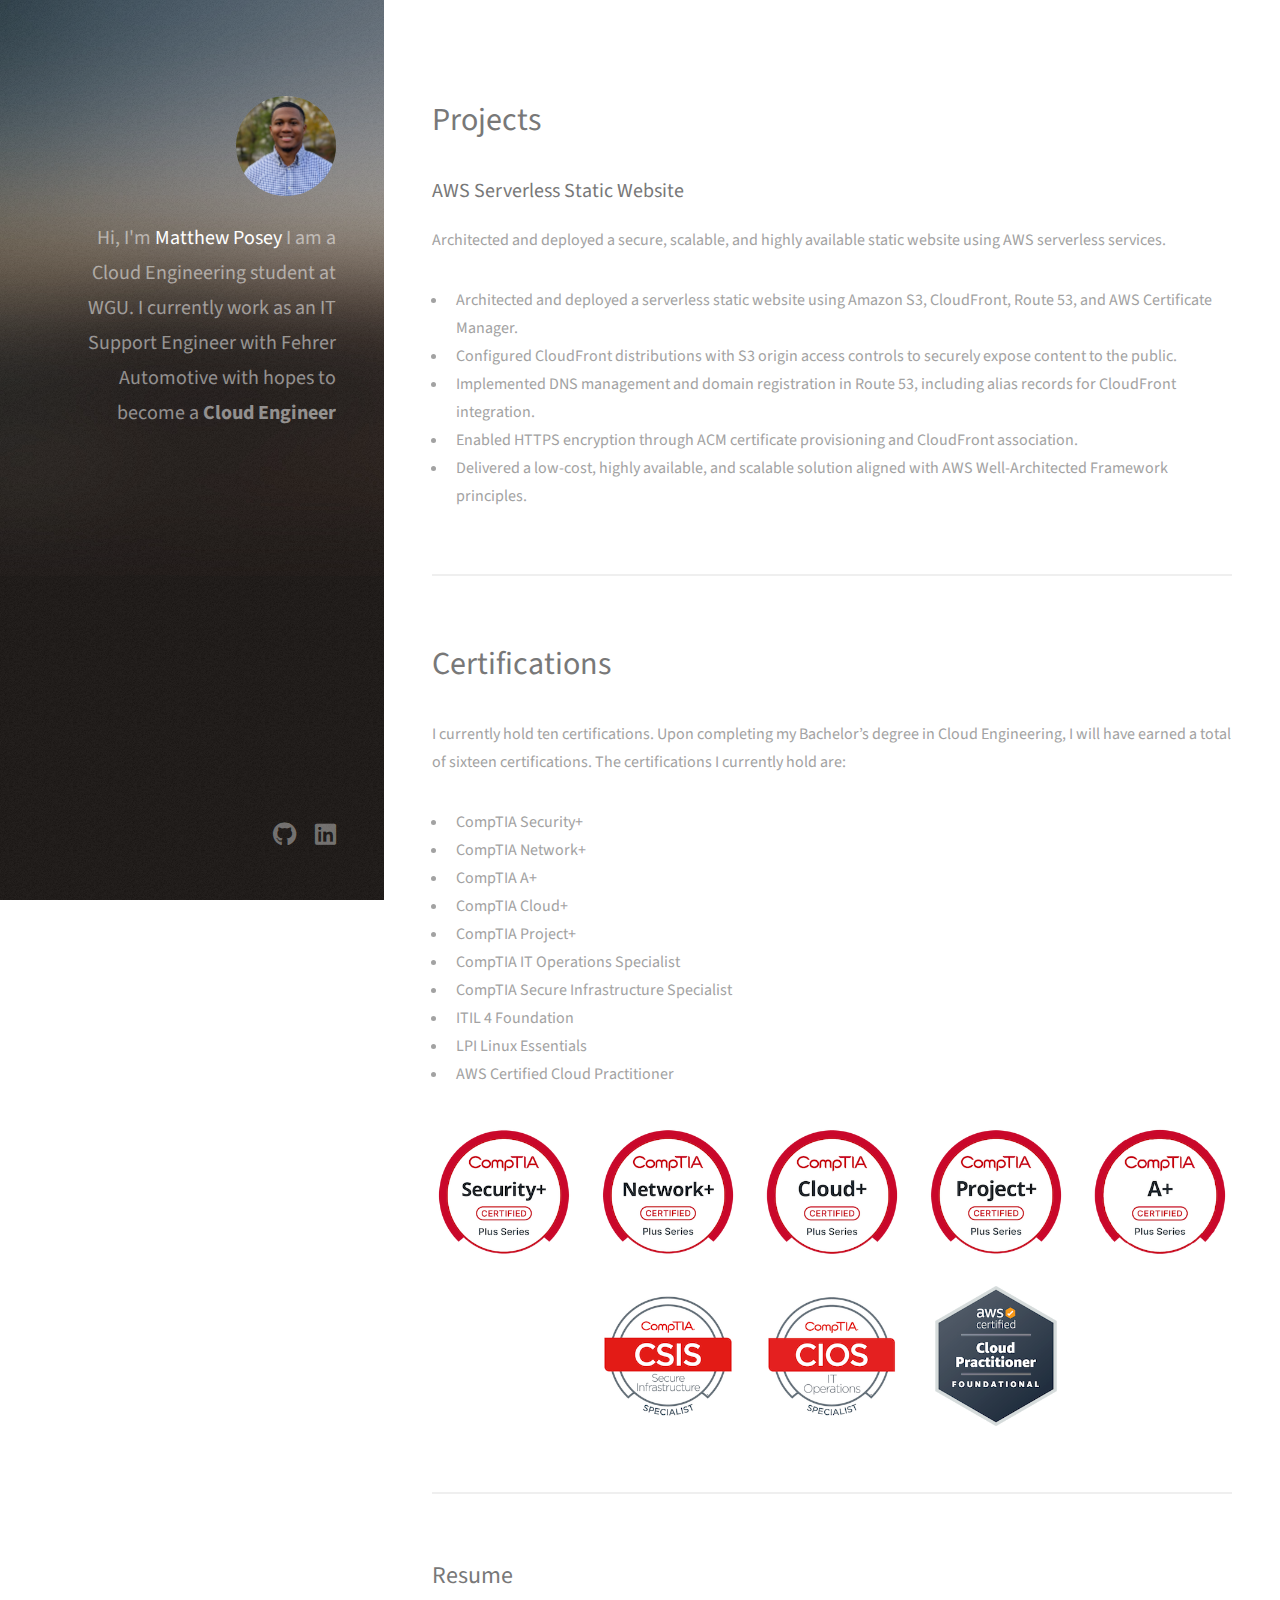
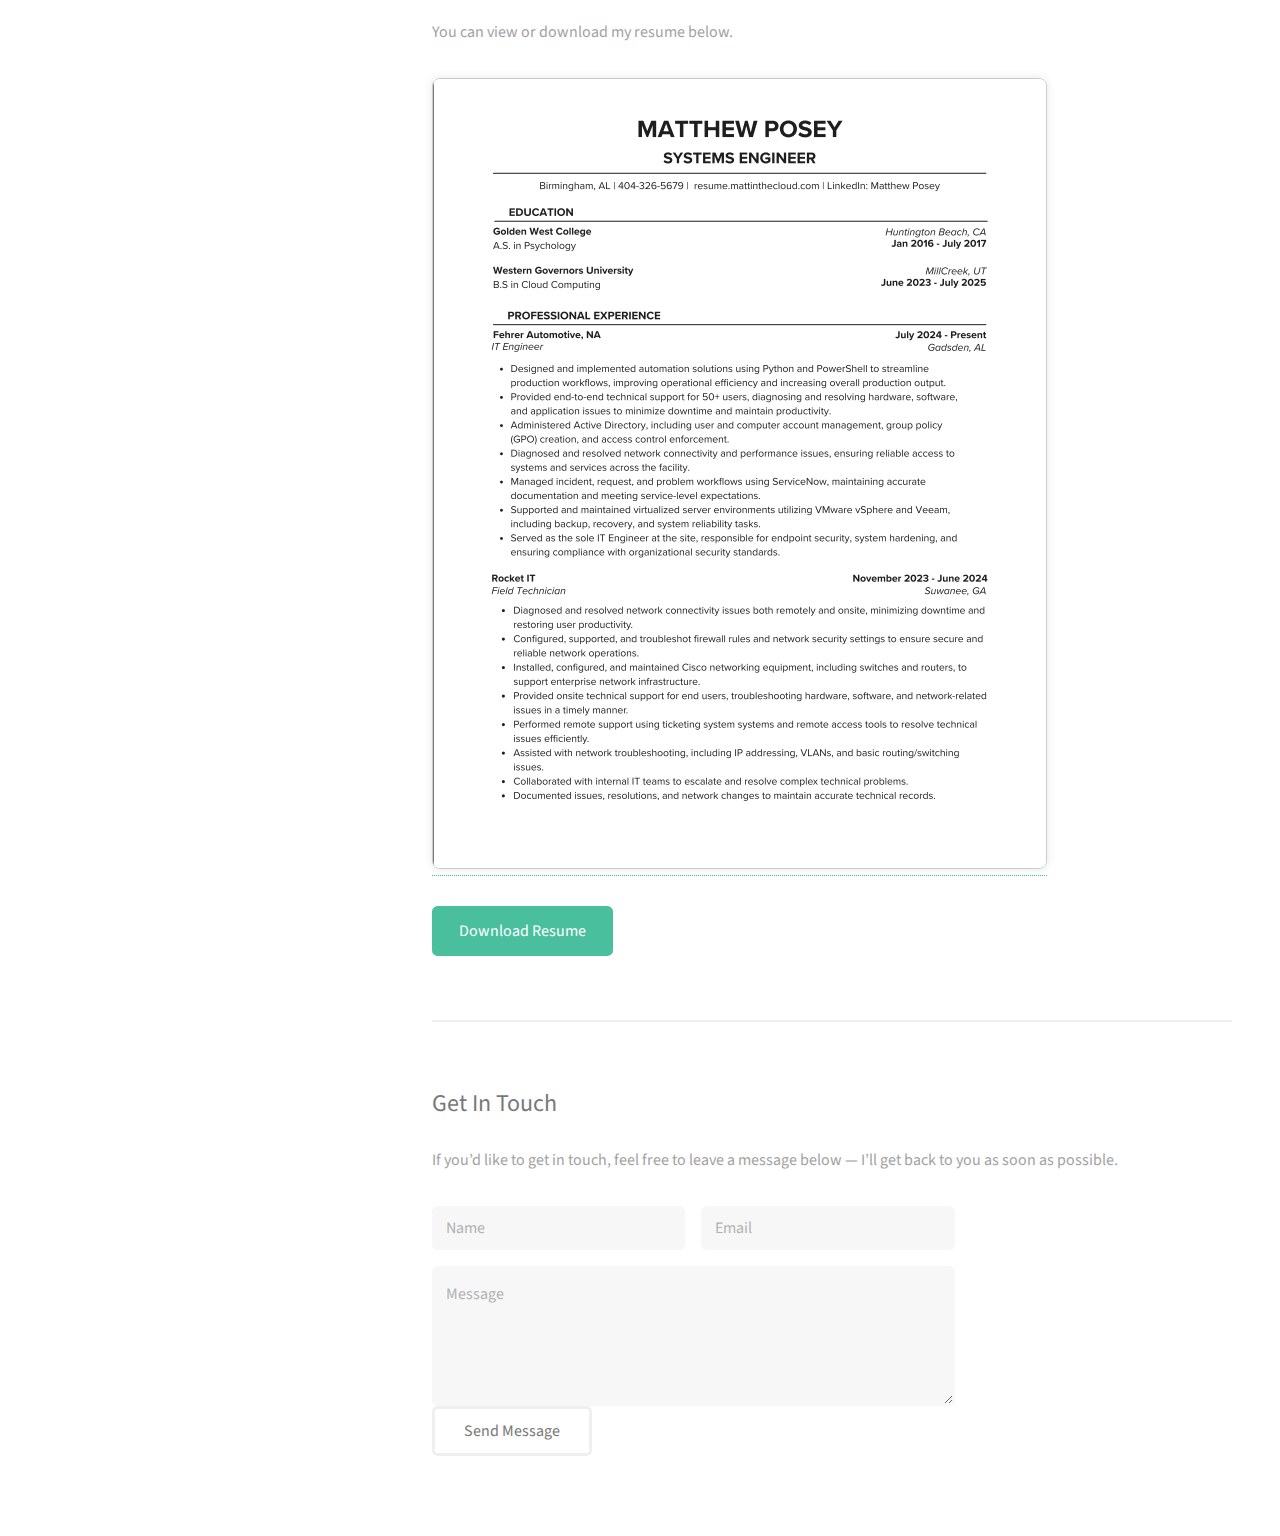
<file: Resume Website/index.html>
<!DOCTYPE HTML>
<!--
	Strata by HTML5 UP
	html5up.net | @ajlkn
	Free for personal and commercial use under the CCA 3.0 license (html5up.net/license)
-->
<html>
	<head>
		<title>Matt's Cloud Resume</title>
		<meta charset="utf-8" />
		<meta name="viewport" content="width=device-width, initial-scale=1, user-scalable=no" />
		<link rel="stylesheet" href="assets/css/main.css" />
	</head>
	<body class="is-preload">

		<!-- Header -->
			<header id="header">
				<div class="inner">
					<a href="#" class="image avatar"><img src="images/avatar.jpg" alt="" /></a>
					<h1>Hi, I'm <strong>Matthew Posey</strong><br />
						I am a Cloud Engineering student at WGU.<br />
						I currently work as an IT Support Engineer with Fehrer Automotive with hopes to become a <span class="dynamic-text">Cloud Engineer</span></h1>
				</div>
			</header>

		<!-- Main -->
			<div id="main">
				<!-- Projects -->
<section id="projects">
  <header class="major">
    <h2>Projects</h2>
  </header>
  <h3>AWS Serverless Static Website</h3>
  <p>
    Architected and deployed a secure, scalable, and highly available static website using AWS
    serverless services.
  </p>

  <ul>
    <li>Architected and deployed a serverless static website using Amazon S3, CloudFront, Route 53, and AWS Certificate Manager.</li>
    <li>Configured CloudFront distributions with S3 origin access controls to securely expose content to the public.</li>
    <li>Implemented DNS management and domain registration in Route 53, including alias records for CloudFront integration.</li>
    <li>Enabled HTTPS encryption through ACM certificate provisioning and CloudFront association.</li>
    <li>Delivered a low-cost, highly available, and scalable solution aligned with AWS Well-Architected Framework principles.</li>
  </ul>
</section>


				<!-- One -->
					<section id="one">
						<header class="major">
							<h2>Certifications</h2>
						</header>
						<p>I currently hold ten certifications. Upon completing my Bachelor’s degree in Cloud Engineering, I will have earned a total of sixteen certifications.
The certifications I currently hold are:
<ul>
	<li>CompTIA Security+</li>

	<li>CompTIA Network+</li>

	<li>CompTIA A+</li>

	<li>CompTIA Cloud+</li>

	<li>CompTIA Project+</li>

	<li>CompTIA IT Operations Specialist</li>

	<li>CompTIA Secure Infrastructure Specialist</li>

	<li>ITIL 4 Foundation</li>

	<li>LPI Linux Essentials</li>

	<li>AWS Certified Cloud Practitioner</li>
</ul>

</p>

<div class="badge-container">
  <img class="badge" src="images/cert-badges/security.png" alt="Security+">
  <img class="badge" src="images/cert-badges/network.png" alt="Badge 2">
  <img class="badge" src="images/cert-badges/cloud.png" alt="Badge 3">
  <img class="badge" src="images/cert-badges/project.png" alt="Badge 4"> 
  <img class="badge" src="images/cert-badges/a.png" alt="Badge 5">
  <img class="badge" src="images/cert-badges/csis.png" alt="Badge 6">
  <img class="badge" src="images/cert-badges/cios.png" alt="Badge 7">
  <img class="badge" src="images/cert-badges/aws-cloud-practitioner.png" alt="Badge 8">
</div>
					</section>

				<!-- Two -->
					<section id="two">
						<h2>Resume</h2>
						<p>You can view or download my resume below.</p>
						<a href="assets/Resume.pdf" target="_blank">
						<img src="assets/resume-preview.png" alt="Resume Preview" style="max-width: 100%; height: auto; border: 1px solid #ccc; box-shadow: 0 0 10px rgba(0,0,0,0.1); border-radius: 8px;" />
  </a>
<br><br>
  <a href="assets/Resume.pdf" download class="button primary">Download Resume</a>				
					
					</section>

				<!-- Three -->
					<section id="three">
						<h2>Get In Touch</h2>
						<p>If you’d like to get in touch, feel free to leave a message below — I’ll get back to you as soon as possible.</p>
						<div class="row">
							<div class="col-8 col-12-small">
								<form method="post" action="https://formspree.io/f/xqapvzrw">
									<div class="row gtr-uniform gtr-50">
										<div class="col-6 col-12-xsmall"><input type="text" name="name" id="name" placeholder="Name" /></div>
										<div class="col-6 col-12-xsmall"><input type="email" name="email" id="email" placeholder="Email" /></div>
										<div class="col-12"><textarea name="message" id="message" placeholder="Message" rows="4"></textarea></div>
									</div>
								
								<ul class="actions">
									<li><input type="submit" value="Send Message" /></li>
								</ul>
							</div>
								</form>
						</div>
					</section>

				<!-- Four -->
				<!--
					
		<!-- Footer -->
			<footer id="footer">
				<div class="inner">
					<ul class="icons">
						
						<li><a href="https://github.com/allstarmatt" target="_blank" class="icon brands fa-github"><span class="label">Github</span></a></li>
						<li><a href="https://www.linkedin.com/in/augustposey" target="_blank" class="icon brands fa-linkedin"><span class="label">LinkedIn</span></a></li>

						
					</ul>				
				</div>
			</footer>

		<!-- Scripts -->
			<script src="assets/js/jquery.min.js"></script>
			<script src="assets/js/jquery.poptrox.min.js"></script>
			<script src="assets/js/browser.min.js"></script>
			<script src="assets/js/breakpoints.min.js"></script>
			<script src="assets/js/util.js"></script>
			<script src="assets/js/main.js"></script>

	</body>
</html>
</file>
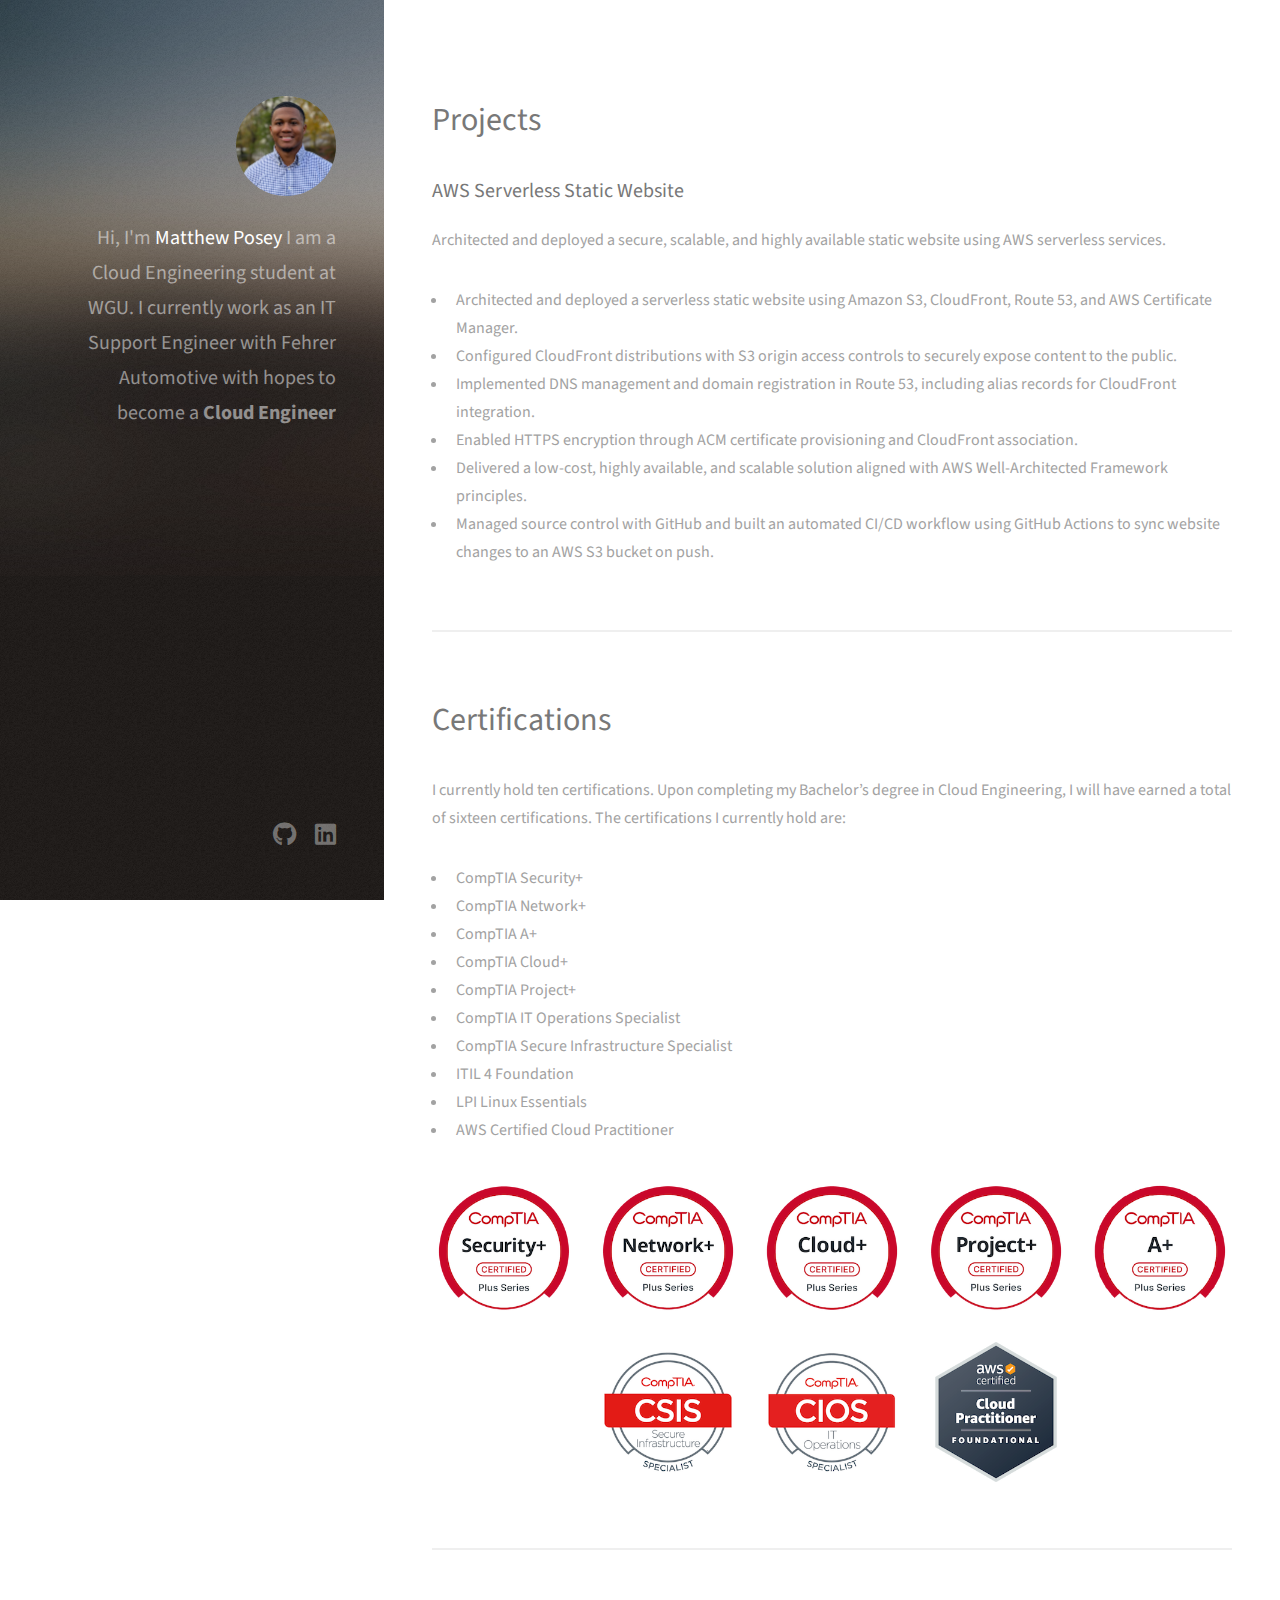
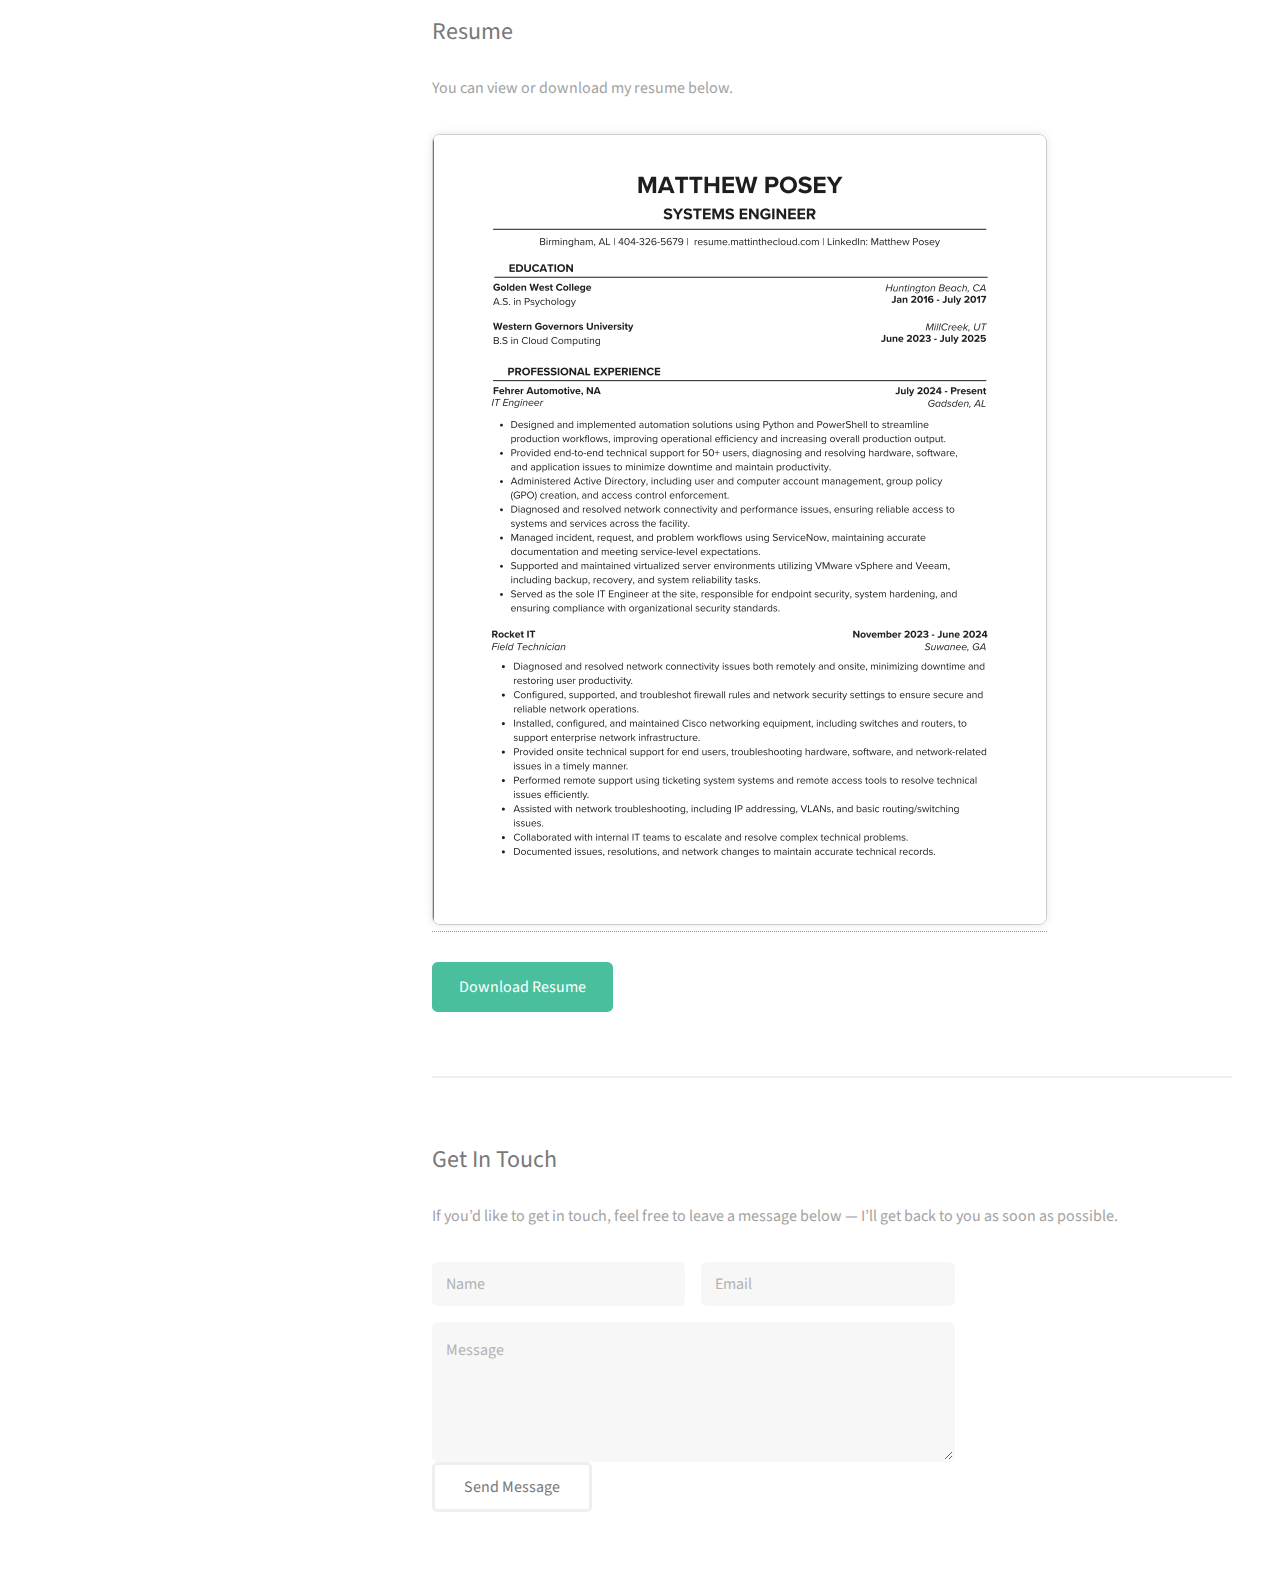
<file: resume-website/index.html>
<!DOCTYPE HTML>
<!--
	Strata by HTML5 UP
	html5up.net | @ajlkn
	Free for personal and commercial use under the CCA 3.0 license (html5up.net/license)
-->
<html>
	<head>
		<title>Matt's Cloud Resume</title>
		<meta charset="utf-8" />
		<meta name="viewport" content="width=device-width, initial-scale=1, user-scalable=no" />
		<link rel="stylesheet" href="assets/css/main.css" />
	</head>
	<body class="is-preload">

		<!-- Header -->
			<header id="header">
				<div class="inner">
					<a href="#" class="image avatar"><img src="images/avatar.jpg" alt="" /></a>
					<h1>Hi, I'm <strong>Matthew Posey</strong><br />
						I am a Cloud Engineering student at WGU.<br />
						I currently work as an IT Support Engineer with Fehrer Automotive with hopes to become a <span class="dynamic-text">Cloud Engineer</span></h1>
				</div>
			</header>

		<!-- Main -->
			<div id="main">
				<!-- Projects -->
<section id="projects">
  <header class="major">
    <h2>Projects</h2>
  </header>
  <h3>AWS Serverless Static Website</h3>
  <p>
    Architected and deployed a secure, scalable, and highly available static website using AWS
    serverless services.
  </p>

  <ul>
    <li>Architected and deployed a serverless static website using Amazon S3, CloudFront, Route 53, and AWS Certificate Manager.</li>
    <li>Configured CloudFront distributions with S3 origin access controls to securely expose content to the public.</li>
    <li>Implemented DNS management and domain registration in Route 53, including alias records for CloudFront integration.</li>
    <li>Enabled HTTPS encryption through ACM certificate provisioning and CloudFront association.</li>
    <li>Delivered a low-cost, highly available, and scalable solution aligned with AWS Well-Architected Framework principles.</li>
	<li>Managed source control with GitHub and built an automated CI/CD workflow using GitHub Actions to sync website changes to an AWS S3 bucket on push.</li>
  </ul>
</section>


				<!-- One -->
					<section id="one">
						<header class="major">
							<h2>Certifications</h2>
						</header>
						<p>I currently hold ten certifications. Upon completing my Bachelor’s degree in Cloud Engineering, I will have earned a total of sixteen certifications.
The certifications I currently hold are:
<ul>
	<li>CompTIA Security+</li>

	<li>CompTIA Network+</li>

	<li>CompTIA A+</li>

	<li>CompTIA Cloud+</li>

	<li>CompTIA Project+</li>

	<li>CompTIA IT Operations Specialist</li>

	<li>CompTIA Secure Infrastructure Specialist</li>

	<li>ITIL 4 Foundation</li>

	<li>LPI Linux Essentials</li>

	<li>AWS Certified Cloud Practitioner</li>
</ul>

</p>

<div class="badge-container">
  <img class="badge" src="images/cert-badges/security.png" alt="Security+">
  <img class="badge" src="images/cert-badges/network.png" alt="Badge 2">
  <img class="badge" src="images/cert-badges/cloud.png" alt="Badge 3">
  <img class="badge" src="images/cert-badges/project.png" alt="Badge 4"> 
  <img class="badge" src="images/cert-badges/a.png" alt="Badge 5">
  <img class="badge" src="images/cert-badges/csis.png" alt="Badge 6">
  <img class="badge" src="images/cert-badges/cios.png" alt="Badge 7">
  <img class="badge" src="images/cert-badges/aws-cloud-practitioner.png" alt="Badge 8">
</div>
					</section>

				<!-- Two -->
					<section id="two">
						<h2>Resume</h2>
						<p>You can view or download my resume below.</p>
						<a href="assets/Resume.pdf" target="_blank">
						<img src="assets/resume-preview.png" alt="Resume Preview" style="max-width: 100%; height: auto; border: 1px solid #ccc; box-shadow: 0 0 10px rgba(0,0,0,0.1); border-radius: 8px;" />
  </a>
<br><br>
  <a href="assets/Resume.pdf" download class="button primary">Download Resume</a>				
					
					</section>

				<!-- Three -->
					<section id="three">
						<h2>Get In Touch</h2>
						<p>If you’d like to get in touch, feel free to leave a message below — I’ll get back to you as soon as possible.</p>
						<div class="row">
							<div class="col-8 col-12-small">
								<form method="post" action="https://formspree.io/f/xqapvzrw">
									<div class="row gtr-uniform gtr-50">
										<div class="col-6 col-12-xsmall"><input type="text" name="name" id="name" placeholder="Name" /></div>
										<div class="col-6 col-12-xsmall"><input type="email" name="email" id="email" placeholder="Email" /></div>
										<div class="col-12"><textarea name="message" id="message" placeholder="Message" rows="4"></textarea></div>
									</div>
								
								<ul class="actions">
									<li><input type="submit" value="Send Message" /></li>
								</ul>
							</div>
								</form>
						</div>
					</section>

				<!-- Four -->
				<!--
					
		<!-- Footer -->
			<footer id="footer">
				<div class="inner">
					<ul class="icons">
						
						<li><a href="https://github.com/allstarmatt" target="_blank" class="icon brands fa-github"><span class="label">Github</span></a></li>
						<li><a href="https://www.linkedin.com/in/augustposey" target="_blank" class="icon brands fa-linkedin"><span class="label">LinkedIn</span></a></li>

						
					</ul>				
				</div>
			</footer>

		<!-- Scripts -->
			<script src="assets/js/jquery.min.js"></script>
			<script src="assets/js/jquery.poptrox.min.js"></script>
			<script src="assets/js/browser.min.js"></script>
			<script src="assets/js/breakpoints.min.js"></script>
			<script src="assets/js/util.js"></script>
			<script src="assets/js/main.js"></script>

	</body>
</html>
</file>
<file: Resume Website/assets/css/main.css>
@import url("fontawesome-all.min.css");
@import url("https://fonts.googleapis.com/css?family=Source+Sans+Pro:400,400italic");

/*
	Strata by HTML5 UP
	html5up.net | @ajlkn
	Free for personal and commercial use under the CCA 3.0 license (html5up.net/license)
*/

html, body, div, span, applet, object,
iframe, h1, h2, h3, h4, h5, h6, p, blockquote,
pre, a, abbr, acronym, address, big, cite,
code, del, dfn, em, img, ins, kbd, q, s, samp,
small, strike, strong, sub, sup, tt, var, b,
u, i, center, dl, dt, dd, ol, ul, li, fieldset,
form, label, legend, table, caption, tbody,
tfoot, thead, tr, th, td, article, aside,
canvas, details, embed, figure, figcaption,
footer, header, hgroup, menu, nav, output, ruby,
section, summary, time, mark, audio, video {
	margin: 0;
	padding: 0;
	border: 0;
	font-size: 100%;
	font: inherit;
	vertical-align: baseline;}

article, aside, details, figcaption, figure,
footer, header, hgroup, menu, nav, section {
	display: block;}

body {
	line-height: 1;
}

ol, ul {
	list-style: none;
}

blockquote, q {
	quotes: none;
}

	blockquote:before, blockquote:after, q:before, q:after {
		content: '';
		content: none;
	}

table {
	border-collapse: collapse;
	border-spacing: 0;
}

body {
	-webkit-text-size-adjust: none;
}

mark {
	background-color: transparent;
	color: inherit;
}

input::-moz-focus-inner {
	border: 0;
	padding: 0;
}

input, select, textarea {
	-moz-appearance: none;
	-webkit-appearance: none;
	-ms-appearance: none;
	appearance: none;
}

/* Basic */

	html {
		box-sizing: border-box;
	}

	*, *:before, *:after {
		box-sizing: inherit;
	}

	body {
		background: #fff;
	}

		body.is-preload *, body.is-preload *:before, body.is-preload *:after {
			-moz-animation: none !important;
			-webkit-animation: none !important;
			-ms-animation: none !important;
			animation: none !important;
			-moz-transition: none !important;
			-webkit-transition: none !important;
			-ms-transition: none !important;
			transition: none !important;
		}

	body, input, select, textarea {
		color: #a2a2a2;
		font-family: "Source Sans Pro", Helvetica, sans-serif;
		font-size: 16pt;
		font-weight: 400;
		line-height: 1.75em;
	}

	a {
		-moz-transition: color 0.2s ease-in-out, border-color 0.2s ease-in-out;
		-webkit-transition: color 0.2s ease-in-out, border-color 0.2s ease-in-out;
		-ms-transition: color 0.2s ease-in-out, border-color 0.2s ease-in-out;
		transition: color 0.2s ease-in-out, border-color 0.2s ease-in-out;
		border-bottom: dotted 1px;
		color: #49bf9d;
		text-decoration: none;
	}

		a:hover {
			border-bottom-color: transparent;
			color: #49bf9d !important;
			text-decoration: none;
		}

	strong, b {
		color: #787878;
		font-weight: 400;
	}

	em, i {
		font-style: italic;
	}

	p {
		margin: 0 0 2em 0;
	}

	h1, h2, h3, h4, h5, h6 {
		color: #787878;
		font-weight: 400;
		line-height: 1em;
		margin: 0 0 1em 0;
	}

		h1 a, h2 a, h3 a, h4 a, h5 a, h6 a {
			color: inherit;
			text-decoration: none;
		}

	h1 {
		font-size: 2em;
		line-height: 1.5em;
	}

	h2 {
		font-size: 1.5em;
		line-height: 1.5em;
	}

	h3 {
		font-size: 1.25em;
		line-height: 1.5em;
	}

	h4 {
		font-size: 1.1em;
		line-height: 1.5em;
	}

	h5 {
		font-size: 0.9em;
		line-height: 1.5em;
	}

	h6 {
		font-size: 0.7em;
		line-height: 1.5em;
	}

	sub {
		font-size: 0.8em;
		position: relative;
		top: 0.5em;
	}

	sup {
		font-size: 0.8em;
		position: relative;
		top: -0.5em;
	}

	hr {
		border: 0;
		border-bottom: solid 2px #efefef;
		margin: 2em 0;
	}

		hr.major {
			margin: 3em 0;
		}

	blockquote {
		border-left: solid 6px #efefef;
		font-style: italic;
		margin: 0 0 2em 0;
		padding: 0.5em 0 0.5em 1.5em;
	}

	code {
		background: #f7f7f7;
		border-radius: 0.35em;
		border: solid 2px #efefef;
		font-family: "Courier New", monospace;
		font-size: 0.9em;
		margin: 0 0.25em;
		padding: 0.25em 0.65em;
	}

	pre {
		-webkit-overflow-scrolling: touch;
		font-family: "Courier New", monospace;
		font-size: 0.9em;
		margin: 0 0 2em 0;
	}

		pre code {
			display: block;
			line-height: 1.75em;
			padding: 1em 1.5em;
			overflow-x: auto;
		}

	.align-left {
		text-align: left;
	}

	.align-center {
		text-align: center;
	}

	.align-right {
		text-align: right;
	}

/* Container */

	.container {
		margin: 0 auto;
		max-width: calc(100% - 4em);
		width: 100%;
	}

		.container.xsmall {
			width: 25%;
		}

		.container.small {
			width: 50%;
		}

		.container.medium {
			width: 75%;
		}

		.container.large {
			width: 125%;
		}

		.container.xlarge {
			width: 150%;
		}

		.container.max {
			width: 100%;
		}

		@media screen and (max-width: 980px) {

			.container {
				width: 100% !important;
				max-width: 100% !important;
			}

		}

		@media screen and (max-width: 480px) {

			.container {
				max-width: calc(100% - 3em);
			}

		}

/* Row */

	.row {
		display: flex;
		flex-wrap: wrap;
		box-sizing: border-box;
		align-items: stretch;
	}

		.row > * {
			box-sizing: border-box;
		}

		.row.gtr-uniform > * > :last-child {
			margin-bottom: 0;
		}

		.row.aln-left {
			justify-content: flex-start;
		}

		.row.aln-center {
			justify-content: center;
		}

		.row.aln-right {
			justify-content: flex-end;
		}

		.row.aln-top {
			align-items: flex-start;
		}

		.row.aln-middle {
			align-items: center;
		}

		.row.aln-bottom {
			align-items: flex-end;
		}

		.row > .imp {
			order: -1;
		}

		.row > .col-1 {
			width: 8.33333%;
		}

		.row > .off-1 {
			margin-left: 8.33333%;
		}

		.row > .col-2 {
			width: 16.66667%;
		}

		.row > .off-2 {
			margin-left: 16.66667%;
		}

		.row > .col-3 {
			width: 25%;
		}

		.row > .off-3 {
			margin-left: 25%;
		}

		.row > .col-4 {
			width: 33.33333%;
		}

		.row > .off-4 {
			margin-left: 33.33333%;
		}

		.row > .col-5 {
			width: 41.66667%;
		}

		.row > .off-5 {
			margin-left: 41.66667%;
		}

		.row > .col-6 {
			width: 50%;
		}

		.row > .off-6 {
			margin-left: 50%;
		}

		.row > .col-7 {
			width: 58.33333%;
		}

		.row > .off-7 {
			margin-left: 58.33333%;
		}

		.row > .col-8 {
			width: 66.66667%;
		}

		.row > .off-8 {
			margin-left: 66.66667%;
		}

		.row > .col-9 {
			width: 75%;
		}

		.row > .off-9 {
			margin-left: 75%;
		}

		.row > .col-10 {
			width: 83.33333%;
		}

		.row > .off-10 {
			margin-left: 83.33333%;
		}

		.row > .col-11 {
			width: 91.66667%;
		}

		.row > .off-11 {
			margin-left: 91.66667%;
		}

		.row > .col-12 {
			width: 100%;
		}

		.row > .off-12 {
			margin-left: 100%;
		}

		.row.gtr-0 {
			margin-top: 0;
			margin-left: 0em;
		}

			.row.gtr-0 > * {
				padding: 0 0 0 0em;
			}

			.row.gtr-0.gtr-uniform {
				margin-top: 0em;
			}

				.row.gtr-0.gtr-uniform > * {
					padding-top: 0em;
				}

		.row.gtr-25 {
			margin-top: 0;
			margin-left: -0.625em;
		}

			.row.gtr-25 > * {
				padding: 0 0 0 0.625em;
			}

			.row.gtr-25.gtr-uniform {
				margin-top: -0.625em;
			}

				.row.gtr-25.gtr-uniform > * {
					padding-top: 0.625em;
				}

		.row.gtr-50 {
			margin-top: 0;
			margin-left: -1.25em;
		}

			.row.gtr-50 > * {
				padding: 0 0 0 1.25em;
			}

			.row.gtr-50.gtr-uniform {
				margin-top: -1.25em;
			}

				.row.gtr-50.gtr-uniform > * {
					padding-top: 1.25em;
				}

		.row {
			margin-top: 0;
			margin-left: -2.5em;
		}

			.row > * {
				padding: 0 0 0 2.5em;
			}

			.row.gtr-uniform {
				margin-top: -2.5em;
			}

				.row.gtr-uniform > * {
					padding-top: 2.5em;
				}

		.row.gtr-150 {
			margin-top: 0;
			margin-left: -3.75em;
		}

			.row.gtr-150 > * {
				padding: 0 0 0 3.75em;
			}

			.row.gtr-150.gtr-uniform {
				margin-top: -3.75em;
			}

				.row.gtr-150.gtr-uniform > * {
					padding-top: 3.75em;
				}

		.row.gtr-200 {
			margin-top: 0;
			margin-left: -5em;
		}

			.row.gtr-200 > * {
				padding: 0 0 0 5em;
			}

			.row.gtr-200.gtr-uniform {
				margin-top: -5em;
			}

				.row.gtr-200.gtr-uniform > * {
					padding-top: 5em;
				}

		@media screen and (max-width: 1800px) {

			.row {
				display: flex;
				flex-wrap: wrap;
				box-sizing: border-box;
				align-items: stretch;
			}

				.row > * {
					box-sizing: border-box;
				}

				.row.gtr-uniform > * > :last-child {
					margin-bottom: 0;
				}

				.row.aln-left {
					justify-content: flex-start;
				}

				.row.aln-center {
					justify-content: center;
				}

				.row.aln-right {
					justify-content: flex-end;
				}

				.row.aln-top {
					align-items: flex-start;
				}

				.row.aln-middle {
					align-items: center;
				}

				.row.aln-bottom {
					align-items: flex-end;
				}

				.row > .imp-xlarge {
					order: -1;
				}

				.row > .col-1-xlarge {
					width: 8.33333%;
				}

				.row > .off-1-xlarge {
					margin-left: 8.33333%;
				}

				.row > .col-2-xlarge {
					width: 16.66667%;
				}

				.row > .off-2-xlarge {
					margin-left: 16.66667%;
				}

				.row > .col-3-xlarge {
					width: 25%;
				}

				.row > .off-3-xlarge {
					margin-left: 25%;
				}

				.row > .col-4-xlarge {
					width: 33.33333%;
				}

				.row > .off-4-xlarge {
					margin-left: 33.33333%;
				}

				.row > .col-5-xlarge {
					width: 41.66667%;
				}

				.row > .off-5-xlarge {
					margin-left: 41.66667%;
				}

				.row > .col-6-xlarge {
					width: 50%;
				}

				.row > .off-6-xlarge {
					margin-left: 50%;
				}

				.row > .col-7-xlarge {
					width: 58.33333%;
				}

				.row > .off-7-xlarge {
					margin-left: 58.33333%;
				}

				.row > .col-8-xlarge {
					width: 66.66667%;
				}

				.row > .off-8-xlarge {
					margin-left: 66.66667%;
				}

				.row > .col-9-xlarge {
					width: 75%;
				}

				.row > .off-9-xlarge {
					margin-left: 75%;
				}

				.row > .col-10-xlarge {
					width: 83.33333%;
				}

				.row > .off-10-xlarge {
					margin-left: 83.33333%;
				}

				.row > .col-11-xlarge {
					width: 91.66667%;
				}

				.row > .off-11-xlarge {
					margin-left: 91.66667%;
				}

				.row > .col-12-xlarge {
					width: 100%;
				}

				.row > .off-12-xlarge {
					margin-left: 100%;
				}

				.row.gtr-0 {
					margin-top: 0;
					margin-left: 0em;
				}

					.row.gtr-0 > * {
						padding: 0 0 0 0em;
					}

					.row.gtr-0.gtr-uniform {
						margin-top: 0em;
					}

						.row.gtr-0.gtr-uniform > * {
							padding-top: 0em;
						}

				.row.gtr-25 {
					margin-top: 0;
					margin-left: -0.625em;
				}

					.row.gtr-25 > * {
						padding: 0 0 0 0.625em;
					}

					.row.gtr-25.gtr-uniform {
						margin-top: -0.625em;
					}

						.row.gtr-25.gtr-uniform > * {
							padding-top: 0.625em;
						}

				.row.gtr-50 {
					margin-top: 0;
					margin-left: -1.25em;
				}

					.row.gtr-50 > * {
						padding: 0 0 0 1.25em;
					}

					.row.gtr-50.gtr-uniform {
						margin-top: -1.25em;
					}

						.row.gtr-50.gtr-uniform > * {
							padding-top: 1.25em;
						}

				.row {
					margin-top: 0;
					margin-left: -2.5em;
				}

					.row > * {
						padding: 0 0 0 2.5em;
					}

					.row.gtr-uniform {
						margin-top: -2.5em;
					}

						.row.gtr-uniform > * {
							padding-top: 2.5em;
						}

				.row.gtr-150 {
					margin-top: 0;
					margin-left: -3.75em;
				}

					.row.gtr-150 > * {
						padding: 0 0 0 3.75em;
					}

					.row.gtr-150.gtr-uniform {
						margin-top: -3.75em;
					}

						.row.gtr-150.gtr-uniform > * {
							padding-top: 3.75em;
						}

				.row.gtr-200 {
					margin-top: 0;
					margin-left: -5em;
				}

					.row.gtr-200 > * {
						padding: 0 0 0 5em;
					}

					.row.gtr-200.gtr-uniform {
						margin-top: -5em;
					}

						.row.gtr-200.gtr-uniform > * {
							padding-top: 5em;
						}

		}

		@media screen and (max-width: 1280px) {

			.row {
				display: flex;
				flex-wrap: wrap;
				box-sizing: border-box;
				align-items: stretch;
			}

				.row > * {
					box-sizing: border-box;
				}

				.row.gtr-uniform > * > :last-child {
					margin-bottom: 0;
				}

				.row.aln-left {
					justify-content: flex-start;
				}

				.row.aln-center {
					justify-content: center;
				}

				.row.aln-right {
					justify-content: flex-end;
				}

				.row.aln-top {
					align-items: flex-start;
				}

				.row.aln-middle {
					align-items: center;
				}

				.row.aln-bottom {
					align-items: flex-end;
				}

				.row > .imp-large {
					order: -1;
				}

				.row > .col-1-large {
					width: 8.33333%;
				}

				.row > .off-1-large {
					margin-left: 8.33333%;
				}

				.row > .col-2-large {
					width: 16.66667%;
				}

				.row > .off-2-large {
					margin-left: 16.66667%;
				}

				.row > .col-3-large {
					width: 25%;
				}

				.row > .off-3-large {
					margin-left: 25%;
				}

				.row > .col-4-large {
					width: 33.33333%;
				}

				.row > .off-4-large {
					margin-left: 33.33333%;
				}

				.row > .col-5-large {
					width: 41.66667%;
				}

				.row > .off-5-large {
					margin-left: 41.66667%;
				}

				.row > .col-6-large {
					width: 50%;
				}

				.row > .off-6-large {
					margin-left: 50%;
				}

				.row > .col-7-large {
					width: 58.33333%;
				}

				.row > .off-7-large {
					margin-left: 58.33333%;
				}

				.row > .col-8-large {
					width: 66.66667%;
				}

				.row > .off-8-large {
					margin-left: 66.66667%;
				}

				.row > .col-9-large {
					width: 75%;
				}

				.row > .off-9-large {
					margin-left: 75%;
				}

				.row > .col-10-large {
					width: 83.33333%;
				}

				.row > .off-10-large {
					margin-left: 83.33333%;
				}

				.row > .col-11-large {
					width: 91.66667%;
				}

				.row > .off-11-large {
					margin-left: 91.66667%;
				}

				.row > .col-12-large {
					width: 100%;
				}

				.row > .off-12-large {
					margin-left: 100%;
				}

				.row.gtr-0 {
					margin-top: 0;
					margin-left: 0em;
				}

					.row.gtr-0 > * {
						padding: 0 0 0 0em;
					}

					.row.gtr-0.gtr-uniform {
						margin-top: 0em;
					}

						.row.gtr-0.gtr-uniform > * {
							padding-top: 0em;
						}

				.row.gtr-25 {
					margin-top: 0;
					margin-left: -0.5em;
				}

					.row.gtr-25 > * {
						padding: 0 0 0 0.5em;
					}

					.row.gtr-25.gtr-uniform {
						margin-top: -0.5em;
					}

						.row.gtr-25.gtr-uniform > * {
							padding-top: 0.5em;
						}

				.row.gtr-50 {
					margin-top: 0;
					margin-left: -1em;
				}

					.row.gtr-50 > * {
						padding: 0 0 0 1em;
					}

					.row.gtr-50.gtr-uniform {
						margin-top: -1em;
					}

						.row.gtr-50.gtr-uniform > * {
							padding-top: 1em;
						}

				.row {
					margin-top: 0;
					margin-left: -2em;
				}

					.row > * {
						padding: 0 0 0 2em;
					}

					.row.gtr-uniform {
						margin-top: -2em;
					}

						.row.gtr-uniform > * {
							padding-top: 2em;
						}

				.row.gtr-150 {
					margin-top: 0;
					margin-left: -3em;
				}

					.row.gtr-150 > * {
						padding: 0 0 0 3em;
					}

					.row.gtr-150.gtr-uniform {
						margin-top: -3em;
					}

						.row.gtr-150.gtr-uniform > * {
							padding-top: 3em;
						}

				.row.gtr-200 {
					margin-top: 0;
					margin-left: -4em;
				}

					.row.gtr-200 > * {
						padding: 0 0 0 4em;
					}

					.row.gtr-200.gtr-uniform {
						margin-top: -4em;
					}

						.row.gtr-200.gtr-uniform > * {
							padding-top: 4em;
						}

		}

		@media screen and (max-width: 980px) {

			.row {
				display: flex;
				flex-wrap: wrap;
				box-sizing: border-box;
				align-items: stretch;
			}

				.row > * {
					box-sizing: border-box;
				}

				.row.gtr-uniform > * > :last-child {
					margin-bottom: 0;
				}

				.row.aln-left {
					justify-content: flex-start;
				}

				.row.aln-center {
					justify-content: center;
				}

				.row.aln-right {
					justify-content: flex-end;
				}

				.row.aln-top {
					align-items: flex-start;
				}

				.row.aln-middle {
					align-items: center;
				}

				.row.aln-bottom {
					align-items: flex-end;
				}

				.row > .imp-medium {
					order: -1;
				}

				.row > .col-1-medium {
					width: 8.33333%;
				}

				.row > .off-1-medium {
					margin-left: 8.33333%;
				}

				.row > .col-2-medium {
					width: 16.66667%;
				}

				.row > .off-2-medium {
					margin-left: 16.66667%;
				}

				.row > .col-3-medium {
					width: 25%;
				}

				.row > .off-3-medium {
					margin-left: 25%;
				}

				.row > .col-4-medium {
					width: 33.33333%;
				}

				.row > .off-4-medium {
					margin-left: 33.33333%;
				}

				.row > .col-5-medium {
					width: 41.66667%;
				}

				.row > .off-5-medium {
					margin-left: 41.66667%;
				}

				.row > .col-6-medium {
					width: 50%;
				}

				.row > .off-6-medium {
					margin-left: 50%;
				}

				.row > .col-7-medium {
					width: 58.33333%;
				}

				.row > .off-7-medium {
					margin-left: 58.33333%;
				}

				.row > .col-8-medium {
					width: 66.66667%;
				}

				.row > .off-8-medium {
					margin-left: 66.66667%;
				}

				.row > .col-9-medium {
					width: 75%;
				}

				.row > .off-9-medium {
					margin-left: 75%;
				}

				.row > .col-10-medium {
					width: 83.33333%;
				}

				.row > .off-10-medium {
					margin-left: 83.33333%;
				}

				.row > .col-11-medium {
					width: 91.66667%;
				}

				.row > .off-11-medium {
					margin-left: 91.66667%;
				}

				.row > .col-12-medium {
					width: 100%;
				}

				.row > .off-12-medium {
					margin-left: 100%;
				}

				.row.gtr-0 {
					margin-top: 0;
					margin-left: 0em;
				}

					.row.gtr-0 > * {
						padding: 0 0 0 0em;
					}

					.row.gtr-0.gtr-uniform {
						margin-top: 0em;
					}

						.row.gtr-0.gtr-uniform > * {
							padding-top: 0em;
						}

				.row.gtr-25 {
					margin-top: 0;
					margin-left: -0.5em;
				}

					.row.gtr-25 > * {
						padding: 0 0 0 0.5em;
					}

					.row.gtr-25.gtr-uniform {
						margin-top: -0.5em;
					}

						.row.gtr-25.gtr-uniform > * {
							padding-top: 0.5em;
						}

				.row.gtr-50 {
					margin-top: 0;
					margin-left: -1em;
				}

					.row.gtr-50 > * {
						padding: 0 0 0 1em;
					}

					.row.gtr-50.gtr-uniform {
						margin-top: -1em;
					}

						.row.gtr-50.gtr-uniform > * {
							padding-top: 1em;
						}

				.row {
					margin-top: 0;
					margin-left: -2em;
				}

					.row > * {
						padding: 0 0 0 2em;
					}

					.row.gtr-uniform {
						margin-top: -2em;
					}

						.row.gtr-uniform > * {
							padding-top: 2em;
						}

				.row.gtr-150 {
					margin-top: 0;
					margin-left: -3em;
				}

					.row.gtr-150 > * {
						padding: 0 0 0 3em;
					}

					.row.gtr-150.gtr-uniform {
						margin-top: -3em;
					}

						.row.gtr-150.gtr-uniform > * {
							padding-top: 3em;
						}

				.row.gtr-200 {
					margin-top: 0;
					margin-left: -4em;
				}

					.row.gtr-200 > * {
						padding: 0 0 0 4em;
					}

					.row.gtr-200.gtr-uniform {
						margin-top: -4em;
					}

						.row.gtr-200.gtr-uniform > * {
							padding-top: 4em;
						}

		}

		@media screen and (max-width: 736px) {

			.row {
				display: flex;
				flex-wrap: wrap;
				box-sizing: border-box;
				align-items: stretch;
			}

				.row > * {
					box-sizing: border-box;
				}

				.row.gtr-uniform > * > :last-child {
					margin-bottom: 0;
				}

				.row.aln-left {
					justify-content: flex-start;
				}

				.row.aln-center {
					justify-content: center;
				}

				.row.aln-right {
					justify-content: flex-end;
				}

				.row.aln-top {
					align-items: flex-start;
				}

				.row.aln-middle {
					align-items: center;
				}

				.row.aln-bottom {
					align-items: flex-end;
				}

				.row > .imp-small {
					order: -1;
				}

				.row > .col-1-small {
					width: 8.33333%;
				}

				.row > .off-1-small {
					margin-left: 8.33333%;
				}

				.row > .col-2-small {
					width: 16.66667%;
				}

				.row > .off-2-small {
					margin-left: 16.66667%;
				}

				.row > .col-3-small {
					width: 25%;
				}

				.row > .off-3-small {
					margin-left: 25%;
				}

				.row > .col-4-small {
					width: 33.33333%;
				}

				.row > .off-4-small {
					margin-left: 33.33333%;
				}

				.row > .col-5-small {
					width: 41.66667%;
				}

				.row > .off-5-small {
					margin-left: 41.66667%;
				}

				.row > .col-6-small {
					width: 50%;
				}

				.row > .off-6-small {
					margin-left: 50%;
				}

				.row > .col-7-small {
					width: 58.33333%;
				}

				.row > .off-7-small {
					margin-left: 58.33333%;
				}

				.row > .col-8-small {
					width: 66.66667%;
				}

				.row > .off-8-small {
					margin-left: 66.66667%;
				}

				.row > .col-9-small {
					width: 75%;
				}

				.row > .off-9-small {
					margin-left: 75%;
				}

				.row > .col-10-small {
					width: 83.33333%;
				}

				.row > .off-10-small {
					margin-left: 83.33333%;
				}

				.row > .col-11-small {
					width: 91.66667%;
				}

				.row > .off-11-small {
					margin-left: 91.66667%;
				}

				.row > .col-12-small {
					width: 100%;
				}

				.row > .off-12-small {
					margin-left: 100%;
				}

				.row.gtr-0 {
					margin-top: 0;
					margin-left: 0em;
				}

					.row.gtr-0 > * {
						padding: 0 0 0 0em;
					}

					.row.gtr-0.gtr-uniform {
						margin-top: 0em;
					}

						.row.gtr-0.gtr-uniform > * {
							padding-top: 0em;
						}

				.row.gtr-25 {
					margin-top: 0;
					margin-left: -0.375em;
				}

					.row.gtr-25 > * {
						padding: 0 0 0 0.375em;
					}

					.row.gtr-25.gtr-uniform {
						margin-top: -0.375em;
					}

						.row.gtr-25.gtr-uniform > * {
							padding-top: 0.375em;
						}

				.row.gtr-50 {
					margin-top: 0;
					margin-left: -0.75em;
				}

					.row.gtr-50 > * {
						padding: 0 0 0 0.75em;
					}

					.row.gtr-50.gtr-uniform {
						margin-top: -0.75em;
					}

						.row.gtr-50.gtr-uniform > * {
							padding-top: 0.75em;
						}

				.row {
					margin-top: 0;
					margin-left: -1.5em;
				}

					.row > * {
						padding: 0 0 0 1.5em;
					}

					.row.gtr-uniform {
						margin-top: -1.5em;
					}

						.row.gtr-uniform > * {
							padding-top: 1.5em;
						}

				.row.gtr-150 {
					margin-top: 0;
					margin-left: -2.25em;
				}

					.row.gtr-150 > * {
						padding: 0 0 0 2.25em;
					}

					.row.gtr-150.gtr-uniform {
						margin-top: -2.25em;
					}

						.row.gtr-150.gtr-uniform > * {
							padding-top: 2.25em;
						}

				.row.gtr-200 {
					margin-top: 0;
					margin-left: -3em;
				}

					.row.gtr-200 > * {
						padding: 0 0 0 3em;
					}

					.row.gtr-200.gtr-uniform {
						margin-top: -3em;
					}

						.row.gtr-200.gtr-uniform > * {
							padding-top: 3em;
						}

		}

		@media screen and (max-width: 480px) {

			.row {
				display: flex;
				flex-wrap: wrap;
				box-sizing: border-box;
				align-items: stretch;
			}

				.row > * {
					box-sizing: border-box;
				}

				.row.gtr-uniform > * > :last-child {
					margin-bottom: 0;
				}

				.row.aln-left {
					justify-content: flex-start;
				}

				.row.aln-center {
					justify-content: center;
				}

				.row.aln-right {
					justify-content: flex-end;
				}

				.row.aln-top {
					align-items: flex-start;
				}

				.row.aln-middle {
					align-items: center;
				}

				.row.aln-bottom {
					align-items: flex-end;
				}

				.row > .imp-xsmall {
					order: -1;
				}

				.row > .col-1-xsmall {
					width: 8.33333%;
				}

				.row > .off-1-xsmall {
					margin-left: 8.33333%;
				}

				.row > .col-2-xsmall {
					width: 16.66667%;
				}

				.row > .off-2-xsmall {
					margin-left: 16.66667%;
				}

				.row > .col-3-xsmall {
					width: 25%;
				}

				.row > .off-3-xsmall {
					margin-left: 25%;
				}

				.row > .col-4-xsmall {
					width: 33.33333%;
				}

				.row > .off-4-xsmall {
					margin-left: 33.33333%;
				}

				.row > .col-5-xsmall {
					width: 41.66667%;
				}

				.row > .off-5-xsmall {
					margin-left: 41.66667%;
				}

				.row > .col-6-xsmall {
					width: 50%;
				}

				.row > .off-6-xsmall {
					margin-left: 50%;
				}

				.row > .col-7-xsmall {
					width: 58.33333%;
				}

				.row > .off-7-xsmall {
					margin-left: 58.33333%;
				}

				.row > .col-8-xsmall {
					width: 66.66667%;
				}

				.row > .off-8-xsmall {
					margin-left: 66.66667%;
				}

				.row > .col-9-xsmall {
					width: 75%;
				}

				.row > .off-9-xsmall {
					margin-left: 75%;
				}

				.row > .col-10-xsmall {
					width: 83.33333%;
				}

				.row > .off-10-xsmall {
					margin-left: 83.33333%;
				}

				.row > .col-11-xsmall {
					width: 91.66667%;
				}

				.row > .off-11-xsmall {
					margin-left: 91.66667%;
				}

				.row > .col-12-xsmall {
					width: 100%;
				}

				.row > .off-12-xsmall {
					margin-left: 100%;
				}

				.row.gtr-0 {
					margin-top: 0;
					margin-left: 0em;
				}

					.row.gtr-0 > * {
						padding: 0 0 0 0em;
					}

					.row.gtr-0.gtr-uniform {
						margin-top: 0em;
					}

						.row.gtr-0.gtr-uniform > * {
							padding-top: 0em;
						}

				.row.gtr-25 {
					margin-top: 0;
					margin-left: -0.375em;
				}

					.row.gtr-25 > * {
						padding: 0 0 0 0.375em;
					}

					.row.gtr-25.gtr-uniform {
						margin-top: -0.375em;
					}

						.row.gtr-25.gtr-uniform > * {
							padding-top: 0.375em;
						}

				.row.gtr-50 {
					margin-top: 0;
					margin-left: -0.75em;
				}

					.row.gtr-50 > * {
						padding: 0 0 0 0.75em;
					}

					.row.gtr-50.gtr-uniform {
						margin-top: -0.75em;
					}

						.row.gtr-50.gtr-uniform > * {
							padding-top: 0.75em;
						}

				.row {
					margin-top: 0;
					margin-left: -1.5em;
				}

					.row > * {
						padding: 0 0 0 1.5em;
					}

					.row.gtr-uniform {
						margin-top: -1.5em;
					}

						.row.gtr-uniform > * {
							padding-top: 1.5em;
						}

				.row.gtr-150 {
					margin-top: 0;
					margin-left: -2.25em;
				}

					.row.gtr-150 > * {
						padding: 0 0 0 2.25em;
					}

					.row.gtr-150.gtr-uniform {
						margin-top: -2.25em;
					}

						.row.gtr-150.gtr-uniform > * {
							padding-top: 2.25em;
						}

				.row.gtr-200 {
					margin-top: 0;
					margin-left: -3em;
				}

					.row.gtr-200 > * {
						padding: 0 0 0 3em;
					}

					.row.gtr-200.gtr-uniform {
						margin-top: -3em;
					}

						.row.gtr-200.gtr-uniform > * {
							padding-top: 3em;
						}

		}

/* Section/Article */

	section.special, article.special {
		text-align: center;
	}

	header p {
		color: #b2b2b2;
		position: relative;
		margin: 0 0 1.5em 0;
	}

	header h2 + p {
		font-size: 1.25em;
		margin-top: -1em;
		line-height: 1.5em;
	}

	header h3 + p {
		font-size: 1.1em;
		margin-top: -0.8em;
		line-height: 1.5em;
	}

	header h4 + p,
	header h5 + p,
	header h6 + p {
		font-size: 0.9em;
		margin-top: -0.6em;
		line-height: 1.5em;
	}

	header.major h2 {
		font-size: 2em;
	}

/* Form */

	form {
		margin: 0 0 2em 0;
	}

	label {
		color: #787878;
		display: block;
		font-size: 0.9em;
		font-weight: 400;
		margin: 0 0 1em 0;
	}

	input[type="text"],
	input[type="password"],
	input[type="email"],
	select,
	textarea {
		-moz-appearance: none;
		-webkit-appearance: none;
		-ms-appearance: none;
		appearance: none;
		background: #f7f7f7;
		border-radius: 0.35em;
		border: solid 2px transparent;
		color: inherit;
		display: block;
		outline: 0;
		padding: 0 0.75em;
		text-decoration: none;
		width: 100%;
	}

		input[type="text"]:invalid,
		input[type="password"]:invalid,
		input[type="email"]:invalid,
		select:invalid,
		textarea:invalid {
			box-shadow: none;
		}

		input[type="text"]:focus,
		input[type="password"]:focus,
		input[type="email"]:focus,
		select:focus,
		textarea:focus {
			border-color: #49bf9d;
		}

	select {
		background-image: url("data:image/svg+xml;charset=utf8,%3Csvg xmlns='http://www.w3.org/2000/svg' width='40' height='40' preserveAspectRatio='none' viewBox='0 0 40 40'%3E%3Cpath d='M9.4,12.3l10.4,10.4l10.4-10.4c0.2-0.2,0.5-0.4,0.9-0.4c0.3,0,0.6,0.1,0.9,0.4l3.3,3.3c0.2,0.2,0.4,0.5,0.4,0.9 c0,0.4-0.1,0.6-0.4,0.9L20.7,31.9c-0.2,0.2-0.5,0.4-0.9,0.4c-0.3,0-0.6-0.1-0.9-0.4L4.3,17.3c-0.2-0.2-0.4-0.5-0.4-0.9 c0-0.4,0.1-0.6,0.4-0.9l3.3-3.3c0.2-0.2,0.5-0.4,0.9-0.4S9.1,12.1,9.4,12.3z' fill='%23dfdfdf' /%3E%3C/svg%3E");
		background-size: 1.25rem;
		background-repeat: no-repeat;
		background-position: calc(100% - 1rem) center;
		height: 2.75em;
		padding-right: 2.75em;
		text-overflow: ellipsis;
	}

		select option {
			color: #787878;
			background: #fff;
		}

		select:focus::-ms-value {
			background-color: transparent;
		}

		select::-ms-expand {
			display: none;
		}

	input[type="text"],
	input[type="password"],
	input[type="email"],
	select {
		height: 2.75em;
	}

	textarea {
		padding: 0.75em;
	}

	input[type="checkbox"],
	input[type="radio"] {
		-moz-appearance: none;
		-webkit-appearance: none;
		-ms-appearance: none;
		appearance: none;
		display: block;
		float: left;
		margin-right: -2em;
		opacity: 0;
		width: 1em;
		z-index: -1;
	}

		input[type="checkbox"] + label,
		input[type="radio"] + label {
			text-decoration: none;
			color: #a2a2a2;
			cursor: pointer;
			display: inline-block;
			font-size: 1em;
			font-weight: 400;
			padding-left: 2.4em;
			padding-right: 0.75em;
			position: relative;
		}

			input[type="checkbox"] + label:before,
			input[type="radio"] + label:before {
				-moz-osx-font-smoothing: grayscale;
				-webkit-font-smoothing: antialiased;
				display: inline-block;
				font-style: normal;
				font-variant: normal;
				text-rendering: auto;
				line-height: 1;
				text-transform: none !important;
				font-family: 'Font Awesome 5 Free';
				font-weight: 900;
			}

			input[type="checkbox"] + label:before,
			input[type="radio"] + label:before {
				background: #f7f7f7;
				border-radius: 0.35em;
				border: solid 2px transparent;
				content: '';
				display: inline-block;
				font-size: 0.8em;
				height: 2.0625em;
				left: 0;
				line-height: 1.85625em;
				position: absolute;
				text-align: center;
				top: 0;
				width: 2.0625em;
			}

		input[type="checkbox"]:checked + label:before,
		input[type="radio"]:checked + label:before {
			background: #787878;
			border-color: #787878;
			color: #fff;
			content: '\f00c';
		}

		input[type="checkbox"]:focus + label:before,
		input[type="radio"]:focus + label:before {
			border-color: #49bf9d;
		}

	input[type="checkbox"] + label:before {
		border-radius: 0.35em;
	}

	input[type="radio"] + label:before {
		border-radius: 100%;
	}

	::-webkit-input-placeholder {
		color: #b2b2b2 !important;
		opacity: 1.0;
	}

	:-moz-placeholder {
		color: #b2b2b2 !important;
		opacity: 1.0;
	}

	::-moz-placeholder {
		color: #b2b2b2 !important;
		opacity: 1.0;
	}

	:-ms-input-placeholder {
		color: #b2b2b2 !important;
		opacity: 1.0;
	}

/* Box */

	.box {
		border-radius: 0.35em;
		border: solid 2px #efefef;
		margin-bottom: 2em;
		padding: 1.5em;
	}

		.box > :last-child,
		.box > :last-child > :last-child,
		.box > :last-child > :last-child > :last-child {
			margin-bottom: 0;
		}

		.box.alt {
			border: 0;
			border-radius: 0;
			padding: 0;
		}

/* Icon */

	.icon {
		text-decoration: none;
		border-bottom: none;
		position: relative;
	}

		.icon:before {
			-moz-osx-font-smoothing: grayscale;
			-webkit-font-smoothing: antialiased;
			display: inline-block;
			font-style: normal;
			font-variant: normal;
			text-rendering: auto;
			line-height: 1;
			text-transform: none !important;
			font-family: 'Font Awesome 5 Free';
			font-weight: 400;
		}

		.icon > .label {
			display: none;
		}

		.icon:before {
			line-height: inherit;
		}

		.icon.solid:before {
			font-weight: 900;
		}

		.icon.brands:before {
			font-family: 'Font Awesome 5 Brands';
		}

/* Image */

	.image {
		border-radius: 0.35em;
		border: 0;
		display: inline-block;
		position: relative;
	}

		.image:before {
			-moz-transition: opacity 0.2s ease-in-out;
			-webkit-transition: opacity 0.2s ease-in-out;
			-ms-transition: opacity 0.2s ease-in-out;
			transition: opacity 0.2s ease-in-out;
			background: url("images/overlay.png");
			border-radius: 0.35em;
			content: '';
			display: block;
			height: 100%;
			left: 0;
			opacity: 0.5;
			position: absolute;
			top: 0;
			width: 100%;
		}

		.badge-container {
			display: flex;
			flex-wrap: wrap;
			gap: 20px; /* Space between badges */
			max-width: 800px;
			margin: 0 auto;
			justify-content: center;
		  
			/* Limit to 2 rows visually
			max-height: calc(144px * 2 + 20px); /* 2 rows + 1 row of gap 
			overflow: hidden; */
		  }

		  .badge {
			width: 144px;
			height: 144px;
		  }

		.image.thumb {
			text-align: center;
		}

			.image.thumb:after {
				-moz-transition: opacity 0.2s ease-in-out;
				-webkit-transition: opacity 0.2s ease-in-out;
				-ms-transition: opacity 0.2s ease-in-out;
				transition: opacity 0.2s ease-in-out;
				border-radius: 0.35em;
				border: solid 3px rgba(255, 255, 255, 0.5);
				color: #fff;
				content: 'View';
				display: inline-block;
				font-size: 0.8em;
				font-weight: 400;
				left: 50%;
				line-height: 2.25em;
				margin: -1.25em 0 0 -3em;
				opacity: 0;
				padding: 0 1.5em;
				position: absolute;
				text-align: center;
				text-decoration: none;
				top: 50%;
				white-space: nowrap;
			}

			.image.thumb:hover:after {
				opacity: 1.0;
			}

			.image.thumb:hover:before {
				background: url("images/overlay.png"), url("images/overlay.png");
				opacity: 1.0;
			}

		.image img {
			border-radius: 0.35em;
			display: block;
		}

		.image.left {
			float: left;
			margin: 0 1.5em 1em 0;
			top: 0.25em;
		}

		.image.right {
			float: right;
			margin: 0 0 1em 1.5em;
			top: 0.25em;
		}

		.image.left, .image.right {
			max-width: 40%;
		}

			.image.left img, .image.right img {
				width: 100%;
			}

		.image.fit {
			display: block;
			margin: 0 0 2em 0;
			width: 100%;
		}

			.image.fit img {
				width: 100%;
			}

		.image.avatar {
			border-radius: 100%;
		}

			.image.avatar:before {
				display: none;
			}

			.image.avatar img {
				border-radius: 100%;
				width: 100%;
			}

/* List */

	ol {
		list-style: decimal;
		margin: 0 0 2em 0;
		padding-left: 1.25em;
	}

		ol li {
			padding-left: 0.25em;
		}

	ul {
		list-style: disc;
		margin: 0 0 2em 0;
		padding-left: 1em;
	}

		ul li {
			padding-left: 0.5em;
		}

		ul.alt {
			list-style: none;
			padding-left: 0;
		}

			ul.alt li {
				border-top: solid 2px #efefef;
				padding: 0.5em 0;
			}

				ul.alt li:first-child {
					border-top: 0;
					padding-top: 0;
				}

	dl {
		margin: 0 0 2em 0;
	}

/* Icons */

	ul.icons {
		cursor: default;
		list-style: none;
		padding-left: 0;
	}

		ul.icons li {
			display: inline-block;
			padding: 0 1em 0 0;
		}

			ul.icons li:last-child {
				padding-right: 0;
			}

			ul.icons li .icon:before {
				font-size: 1.5em;
			}

/* Labeled Icons */

	ul.labeled-icons {
		list-style: none;
		padding: 0;
	}

		ul.labeled-icons li {
			line-height: 1.75em;
			margin: 1.5em 0 0 0;
			padding-left: 2.25em;
			position: relative;
		}

			ul.labeled-icons li:first-child {
				margin-top: 0;
			}

			ul.labeled-icons li a {
				color: inherit;
			}

			ul.labeled-icons li h3 {
				color: #b2b2b2;
				left: 0;
				position: absolute;
				text-align: center;
				top: 0;
				width: 1em;
			}

/* Actions */

	ul.actions {
		display: -moz-flex;
		display: -webkit-flex;
		display: -ms-flex;
		display: flex;
		cursor: default;
		list-style: none;
		margin-left: -1em;
		padding-left: 0;
	}

		ul.actions li {
			padding: 0 0 0 1em;
			vertical-align: middle;
		}

		ul.actions.special {
			-moz-justify-content: center;
			-webkit-justify-content: center;
			-ms-justify-content: center;
			justify-content: center;
			width: 100%;
			margin-left: 0;
		}

			ul.actions.special li:first-child {
				padding-left: 0;
			}

		ul.actions.stacked {
			-moz-flex-direction: column;
			-webkit-flex-direction: column;
			-ms-flex-direction: column;
			flex-direction: column;
			margin-left: 0;
		}

			ul.actions.stacked li {
				padding: 1.3em 0 0 0;
			}

				ul.actions.stacked li:first-child {
					padding-top: 0;
				}

		ul.actions.fit {
			width: calc(100% + 1em);
		}

			ul.actions.fit li {
				-moz-flex-grow: 1;
				-webkit-flex-grow: 1;
				-ms-flex-grow: 1;
				flex-grow: 1;
				-moz-flex-shrink: 1;
				-webkit-flex-shrink: 1;
				-ms-flex-shrink: 1;
				flex-shrink: 1;
				width: 100%;
			}

				ul.actions.fit li > * {
					width: 100%;
				}

			ul.actions.fit.stacked {
				width: 100%;
			}

		@media screen and (max-width: 480px) {

			ul.actions:not(.fixed) {
				-moz-flex-direction: column;
				-webkit-flex-direction: column;
				-ms-flex-direction: column;
				flex-direction: column;
				margin-left: 0;
				width: 100% !important;
			}

				ul.actions:not(.fixed) li {
					-moz-flex-grow: 1;
					-webkit-flex-grow: 1;
					-ms-flex-grow: 1;
					flex-grow: 1;
					-moz-flex-shrink: 1;
					-webkit-flex-shrink: 1;
					-ms-flex-shrink: 1;
					flex-shrink: 1;
					padding: 1em 0 0 0;
					text-align: center;
					width: 100%;
				}

					ul.actions:not(.fixed) li > * {
						width: 100%;
					}

					ul.actions:not(.fixed) li:first-child {
						padding-top: 0;
					}

					ul.actions:not(.fixed) li input[type="submit"],
					ul.actions:not(.fixed) li input[type="reset"],
					ul.actions:not(.fixed) li input[type="button"],
					ul.actions:not(.fixed) li button,
					ul.actions:not(.fixed) li .button {
						width: 100%;
					}

						ul.actions:not(.fixed) li input[type="submit"].icon:before,
						ul.actions:not(.fixed) li input[type="reset"].icon:before,
						ul.actions:not(.fixed) li input[type="button"].icon:before,
						ul.actions:not(.fixed) li button.icon:before,
						ul.actions:not(.fixed) li .button.icon:before {
							margin-left: -0.5em;
						}

		}

/* Table */

	.table-wrapper {
		-webkit-overflow-scrolling: touch;
		overflow-x: auto;
	}

	table {
		margin: 0 0 2em 0;
		width: 100%;
	}

		table tbody tr {
			border: solid 1px #efefef;
			border-left: 0;
			border-right: 0;
		}

			table tbody tr:nth-child(2n + 1) {
				background-color: #f7f7f7;
			}

		table td {
			padding: 0.75em 0.75em;
		}

		table th {
			color: #787878;
			font-size: 0.9em;
			font-weight: 400;
			padding: 0 0.75em 0.75em 0.75em;
			text-align: left;
		}

		table thead {
			border-bottom: solid 2px #efefef;
		}

		table tfoot {
			border-top: solid 2px #efefef;
		}

		table.alt {
			border-collapse: separate;
		}

			table.alt tbody tr td {
				border: solid 2px #efefef;
				border-left-width: 0;
				border-top-width: 0;
			}

				table.alt tbody tr td:first-child {
					border-left-width: 2px;
				}

			table.alt tbody tr:first-child td {
				border-top-width: 2px;
			}

			table.alt thead {
				border-bottom: 0;
			}

			table.alt tfoot {
				border-top: 0;
			}

/* Button */

	input[type="submit"],
	input[type="reset"],
	input[type="button"],
	.button {
		-moz-appearance: none;
		-webkit-appearance: none;
		-ms-appearance: none;
		appearance: none;
		-moz-transition: background-color 0.2s ease-in-out, color 0.2s ease-in-out, border-color 0.2s ease-in-out;
		-webkit-transition: background-color 0.2s ease-in-out, color 0.2s ease-in-out, border-color 0.2s ease-in-out;
		-ms-transition: background-color 0.2s ease-in-out, color 0.2s ease-in-out, border-color 0.2s ease-in-out;
		transition: background-color 0.2s ease-in-out, color 0.2s ease-in-out, border-color 0.2s ease-in-out;
		background-color: transparent;
		border-radius: 0.35em;
		border: solid 3px #efefef;
		color: #787878 !important;
		cursor: pointer;
		display: inline-block;
		font-weight: 400;
		height: 3.15em;
		height: calc(2.75em + 6px);
		line-height: 2.75em;
		min-width: 10em;
		padding: 0 1.5em;
		text-align: center;
		text-decoration: none;
		white-space: nowrap;
	}

		input[type="submit"]:hover,
		input[type="reset"]:hover,
		input[type="button"]:hover,
		.button:hover {
			border-color: #49bf9d;
			color: #49bf9d !important;
		}

		input[type="submit"]:active,
		input[type="reset"]:active,
		input[type="button"]:active,
		.button:active {
			background-color: rgba(73, 191, 157, 0.1);
			border-color: #49bf9d;
			color: #49bf9d !important;
		}

		input[type="submit"].icon,
		input[type="reset"].icon,
		input[type="button"].icon,
		.button.icon {
			padding-left: 1.35em;
		}

			input[type="submit"].icon:before,
			input[type="reset"].icon:before,
			input[type="button"].icon:before,
			.button.icon:before {
				margin-right: 0.5em;
			}

		input[type="submit"].fit,
		input[type="reset"].fit,
		input[type="button"].fit,
		.button.fit {
			min-width: 0;
			width: 100%;
		}

		input[type="submit"].small,
		input[type="reset"].small,
		input[type="button"].small,
		.button.small {
			font-size: 0.8em;
		}

		input[type="submit"].large,
		input[type="reset"].large,
		input[type="button"].large,
		.button.large {
			font-size: 1.35em;
		}

		input[type="submit"].primary,
		input[type="reset"].primary,
		input[type="button"].primary,
		.button.primary {
			background-color: #49bf9d;
			border-color: #49bf9d;
			color: #ffffff !important;
		}

			input[type="submit"].primary:hover,
			input[type="reset"].primary:hover,
			input[type="button"].primary:hover,
			.button.primary:hover {
				background-color: #5cc6a7;
				border-color: #5cc6a7;
			}

			input[type="submit"].primary:active,
			input[type="reset"].primary:active,
			input[type="button"].primary:active,
			.button.primary:active {
				background-color: #3eb08f;
				border-color: #3eb08f;
			}

		input[type="submit"].disabled, input[type="submit"]:disabled,
		input[type="reset"].disabled,
		input[type="reset"]:disabled,
		input[type="button"].disabled,
		input[type="button"]:disabled,
		.button.disabled,
		.button:disabled {
			background-color: #e7e7e7 !important;
			border-color: #e7e7e7 !important;
			color: #b2b2b2 !important;
			cursor: default;
		}

/* Work Item */

	.work-item {
		margin: 0 0 2em 0;
	}

		.work-item .image {
			margin: 0 0 1.5em 0;
		}

		.work-item h3 {
			font-size: 1em;
			margin: 0 0 0.5em 0;
		}

		.work-item p {
			font-size: 0.8em;
			line-height: 1.5em;
			margin: 0;
		}

/* Header */

	#header {
		display: -moz-flex;
		display: -webkit-flex;
		display: -ms-flex;
		display: flex;
		-moz-flex-direction: column;
		-webkit-flex-direction: column;
		-ms-flex-direction: column;
		flex-direction: column;
		-moz-align-items: -moz-flex-end;
		-webkit-align-items: -webkit-flex-end;
		-ms-align-items: -ms-flex-end;
		align-items: flex-end;
		-moz-justify-content: space-between;
		-webkit-justify-content: space-between;
		-ms-justify-content: space-between;
		justify-content: space-between;
		background-color: #1f1815;
		background-attachment: scroll,								scroll;
		background-image: url("images/overlay.png"), url("../../images/bg.jpg");
		background-position: top left,							top left;
		background-repeat: repeat,								no-repeat;
		background-size: auto,								150%;
		color: rgba(255, 255, 255, 0.5);
		height: 100%;
		left: 0;
		padding: 8em 4em;
		position: fixed;
		text-align: right;
		top: 0;
		width: 35%;
	}

		#header > * {
			-moz-flex-shrink: 0;
			-webkit-flex-shrink: 0;
			-ms-flex-shrink: 0;
			flex-shrink: 0;
			width: 100%;
		}

		#header > .inner {
			-moz-flex-grow: 1;
			-webkit-flex-grow: 1;
			-ms-flex-grow: 1;
			flex-grow: 1;
			margin: 0 0 2em 0;
		}

		#header strong, #header b {
			color: #ffffff;
		}

		#header h2, #header h3, #header h4, #header h5, #header h6 {
			color: #ffffff;
		}

		#header h1 {
			color: rgba(255, 255, 255, 0.5);
			font-size: 1.35em;
			line-height: 1.75em;
			margin: 0;
		}

		#header h1 {
		.dynamic-text {
    		display: inline-block;
    		font-weight: bold;
    		overflow: hidden;
    		vertical-align: bottom;
}

		.dynamic-text::after {
    		content: "";
    		display: inline-block;
    		animation: rotateText 6s infinite;
    		white-space: nowrap;
}

		@keyframes rotateText {
    		0% { content: "Cloud Engineer"; }
    		33% { content: "Cloud Security Engineer"; }
    		66% { content: "DevOps Engineer"; }
    		100% { content: "Cloud Architect"; }
}

		}

		#header .image.avatar {
			margin: 0 0 1em 0;
			width: 6.25em;
		}

/* Footer */

	#footer .icons {
		margin: 1em 0 0 0;
	}

		#footer .icons a {
			color: rgba(255, 255, 255, 0.4);
		}

	#footer .copyright {
		color: rgba(255, 255, 255, 0.4);
		font-size: 0.8em;
		list-style: none;
		margin: 1em 0 0 0;
		padding: 0;
	}

		#footer .copyright li {
			border-left: solid 1px rgba(255, 255, 255, 0.25);
			display: inline-block;
			line-height: 1em;
			margin-left: 0.75em;
			padding-left: 0.75em;
		}

			#footer .copyright li:first-child {
				border-left: 0;
				margin-left: 0;
				padding-left: 0;
			}

			#footer .copyright li a {
				color: inherit;
			}

/* Main */

	#main {
		margin-left: 35%;
		max-width: 54em;
		padding: 8em 4em 4em 4em;
		width: calc(100% - 35%);
	}

		#main > section {
			border-top: solid 2px #efefef;
			margin: 4em 0 0 0;
			padding: 4em 0 0 0;
		}

			#main > section:first-child {
				border-top: 0;
				margin-top: 0;
				padding-top: 0;
			}

/* Poptrox */

	@-moz-keyframes spin {
		0% {
			-moz-transform: rotate(0deg);
			-webkit-transform: rotate(0deg);
			-ms-transform: rotate(0deg);
			transform: rotate(0deg);
		}

		100% {
			-moz-transform: rotate(360deg);
			-webkit-transform: rotate(360deg);
			-ms-transform: rotate(360deg);
			transform: rotate(360deg);
		}
	}

	@-webkit-keyframes spin {
		0% {
			-moz-transform: rotate(0deg);
			-webkit-transform: rotate(0deg);
			-ms-transform: rotate(0deg);
			transform: rotate(0deg);
		}

		100% {
			-moz-transform: rotate(360deg);
			-webkit-transform: rotate(360deg);
			-ms-transform: rotate(360deg);
			transform: rotate(360deg);
		}
	}

	@-ms-keyframes spin {
		0% {
			-moz-transform: rotate(0deg);
			-webkit-transform: rotate(0deg);
			-ms-transform: rotate(0deg);
			transform: rotate(0deg);
		}

		100% {
			-moz-transform: rotate(360deg);
			-webkit-transform: rotate(360deg);
			-ms-transform: rotate(360deg);
			transform: rotate(360deg);
		}
	}

	@keyframes spin {
		0% {
			-moz-transform: rotate(0deg);
			-webkit-transform: rotate(0deg);
			-ms-transform: rotate(0deg);
			transform: rotate(0deg);
		}

		100% {
			-moz-transform: rotate(360deg);
			-webkit-transform: rotate(360deg);
			-ms-transform: rotate(360deg);
			transform: rotate(360deg);
		}
	}

	.poptrox-popup {
		-moz-box-sizing: content-box;
		-webkit-box-sizing: content-box;
		-ms-box-sizing: content-box;
		box-sizing: content-box;
		-webkit-tap-highlight-color: rgba(255, 255, 255, 0);
		background: #fff;
		border-radius: 0.35em;
		box-shadow: 0 0.1em 0.15em 0 rgba(0, 0, 0, 0.15);
		overflow: hidden;
		padding-bottom: 3em;
	}

		.poptrox-popup .loader {
			text-decoration: none;
			-moz-animation: spin 1s linear infinite;
			-webkit-animation: spin 1s linear infinite;
			-ms-animation: spin 1s linear infinite;
			animation: spin 1s linear infinite;
			font-size: 1.5em;
			height: 1em;
			left: 50%;
			line-height: 1em;
			margin: -0.5em 0 0 -0.5em;
			position: absolute;
			top: 50%;
			width: 1em;
		}

			.poptrox-popup .loader:before {
				-moz-osx-font-smoothing: grayscale;
				-webkit-font-smoothing: antialiased;
				display: inline-block;
				font-style: normal;
				font-variant: normal;
				text-rendering: auto;
				line-height: 1;
				text-transform: none !important;
				font-family: 'Font Awesome 5 Free';
				font-weight: 900;
			}

			.poptrox-popup .loader:before {
				content: '\f1ce';
			}

		.poptrox-popup .caption {
			background: #fff;
			bottom: 0;
			cursor: default;
			font-size: 0.9em;
			height: 3em;
			left: 0;
			line-height: 2.8em;
			position: absolute;
			text-align: center;
			width: 100%;
			z-index: 1;
		}

		.poptrox-popup .nav-next,
		.poptrox-popup .nav-previous {
			text-decoration: none;
			-moz-transition: opacity 0.2s ease-in-out;
			-webkit-transition: opacity 0.2s ease-in-out;
			-ms-transition: opacity 0.2s ease-in-out;
			transition: opacity 0.2s ease-in-out;
			-webkit-tap-highlight-color: rgba(255, 255, 255, 0);
			background: rgba(0, 0, 0, 0.01);
			cursor: pointer;
			height: 100%;
			opacity: 0;
			position: absolute;
			top: 0;
			width: 50%;
		}

			.poptrox-popup .nav-next:before,
			.poptrox-popup .nav-previous:before {
				-moz-osx-font-smoothing: grayscale;
				-webkit-font-smoothing: antialiased;
				display: inline-block;
				font-style: normal;
				font-variant: normal;
				text-rendering: auto;
				line-height: 1;
				text-transform: none !important;
				font-family: 'Font Awesome 5 Free';
				font-weight: 900;
			}

			.poptrox-popup .nav-next:before,
			.poptrox-popup .nav-previous:before {
				color: #fff;
				font-size: 2.5em;
				height: 1em;
				line-height: 1em;
				margin-top: -0.75em;
				position: absolute;
				text-align: center;
				top: 50%;
				width: 1.5em;
			}

		.poptrox-popup .nav-next {
			right: 0;
		}

			.poptrox-popup .nav-next:before {
				content: '\f105';
				right: 0;
			}

		.poptrox-popup .nav-previous {
			left: 0;
		}

			.poptrox-popup .nav-previous:before {
				content: '\f104';
				left: 0;
			}

		.poptrox-popup .closer {
			text-decoration: none;
			-moz-transition: opacity 0.2s ease-in-out;
			-webkit-transition: opacity 0.2s ease-in-out;
			-ms-transition: opacity 0.2s ease-in-out;
			transition: opacity 0.2s ease-in-out;
			-webkit-tap-highlight-color: rgba(255, 255, 255, 0);
			color: #fff;
			height: 4em;
			line-height: 4em;
			opacity: 0;
			position: absolute;
			right: 0;
			text-align: center;
			top: 0;
			width: 4em;
			z-index: 2;
		}

			.poptrox-popup .closer:before {
				-moz-osx-font-smoothing: grayscale;
				-webkit-font-smoothing: antialiased;
				display: inline-block;
				font-style: normal;
				font-variant: normal;
				text-rendering: auto;
				line-height: 1;
				text-transform: none !important;
				font-family: 'Font Awesome 5 Free';
				font-weight: 900;
			}

			.poptrox-popup .closer:before {
				-moz-box-sizing: content-box;
				-webkit-box-sizing: content-box;
				-ms-box-sizing: content-box;
				box-sizing: content-box;
				border-radius: 100%;
				border: solid 3px rgba(255, 255, 255, 0.5);
				content: '\f00d';
				display: block;
				font-size: 1em;
				height: 1.75em;
				left: 50%;
				line-height: 1.75em;
				margin: -0.875em 0 0 -0.875em;
				position: absolute;
				top: 50%;
				width: 1.75em;
			}

		.poptrox-popup:hover .nav-next,
		.poptrox-popup:hover .nav-previous {
			opacity: 0.5;
		}

			.poptrox-popup:hover .nav-next:hover,
			.poptrox-popup:hover .nav-previous:hover {
				opacity: 1.0;
			}

		.poptrox-popup:hover .closer {
			opacity: 0.5;
		}

			.poptrox-popup:hover .closer:hover {
				opacity: 1.0;
			}

/* Touch */

	body.is-touch .image.thumb:before {
		opacity: 0.5 !important;
	}

	body.is-touch .image.thumb:after {
		display: none !important;
	}

	body.is-touch #header {
		background-attachment: scroll;
		background-size: auto, cover;
	}

	body.is-touch .poptrox-popup .nav-next,
	body.is-touch .poptrox-popup .nav-previous,
	body.is-touch .poptrox-popup .closer {
		opacity: 1.0 !important;
	}

/* XLarge */

	@media screen and (max-width: 1800px) {

		/* Basic */

			body, input, select, textarea {
				font-size: 12pt;
			}

	}

/* Large */

	@media screen and (max-width: 1280px) {

		/* Header */

			#header {
				padding: 6em 3em 3em 3em;
				width: 30%;
			}

				#header h1 {
					font-size: 1.25em;
				}

					#header h1 br {
						display: none;
					}

				#header > .inner {
					margin-bottom: 0;
				}

		/* Footer */

			#footer .copyright li {
				border-left-width: 0;
				display: block;
				line-height: 2.25em;
				margin-left: 0;
				padding-left: 0;
			}

		/* Main */

			#main {
				margin-left: 30%;
				max-width: none;
				padding: 6em 3em 3em 3em;
				width: calc(100% - 30%);
			}

	}

/* Medium */

	@media screen and (max-width: 980px) {

		/* Basic */

			h1 br, h2 br, h3 br, h4 br, h5 br, h6 br {
				display: none;
			}

		/* List */

			ul.icons li .icon {
				font-size: 1.25em;
			}

		/* Header */

			#header {
				background-attachment: scroll;
				background-position: top left, center center;
				background-size: auto,		cover;
				left: auto;
				padding: 6em 4em;
				position: relative;
				text-align: center;
				top: auto;
				width: 100%;
				display: block;
			}

				#header h1 {
					font-size: 1.75em;
				}

					#header h1 br {
						display: inline;
					}

		/* Footer */

			#footer {
				background-attachment: scroll;
				background-color: #1f1815;
				background-image: url("images/overlay.png"), url("../../images/bg.jpg");
				background-position: top left,						bottom center;
				background-repeat: repeat,							no-repeat;
				background-size: auto,							cover;
				bottom: auto;
				left: auto;
				padding: 4em 4em 6em 4em;
				position: relative;
				text-align: center;
				width: 100%;
			}

				#footer .icons {
					margin: 0 0 1em 0;
				}

				#footer .copyright {
					margin: 0 0 1em 0;
				}

					#footer .copyright li {
						border-left-width: 1px;
						display: inline-block;
						line-height: 1em;
						margin-left: 0.75em;
						padding-left: 0.75em;
					}

		/* Main */

			#main {
				margin: 0;
				padding: 6em 4em;
				width: 100%;
			}

	}

/* Small */

	@media screen and (max-width: 736px) {

		/* Basic */

			h1 {
				font-size: 1.5em;
			}

			h2 {
				font-size: 1.2em;
			}

			h3 {
				font-size: 1em;
			}

		/* Section/Article */

			section.special, article.special {
				text-align: center;
			}

			header.major h2 {
				font-size: 1.35em;
			}

		/* List */

			ul.labeled-icons li {
				padding-left: 2em;
			}

				ul.labeled-icons li h3 {
					line-height: 1.75em;
				}

		/* Header */

			#header {
				padding: 2.25em 1.5em;
			}

				#header h1 {
					font-size: 1.35em;
				}

		/* Footer */

			#footer {
				padding: 2.25em 1.5em;
			}

		/* Main */

			#main {
				padding: 2.25em 1.5em 0.25em 1.5em;
			}

				#main > section {
					margin: 2.25em 0 0 0;
					padding: 2.25em 0 0 0;
				}

		/* Poptrox */

			.poptrox-popup {
				border-radius: 0;
			}

				.poptrox-popup .nav-next:before,
				.poptrox-popup .nav-previous:before {
					margin-top: -1em;
				}

	}

/* XSmall */

	@media screen and (max-width: 480px) {

		/* Header */

			#header {
				padding: 4.5em 1.5em;
			}

				#header h1 br {
					display: none;
				}

		/* Footer */

			#footer .copyright li {
				border-left-width: 0;
				display: block;
				line-height: 2.25em;
				margin-left: 0;
				padding-left: 0;
			}

	}
</file>
<file: resume-website/assets/css/main.css>
@import url("fontawesome-all.min.css");
@import url("https://fonts.googleapis.com/css?family=Source+Sans+Pro:400,400italic");

/*
	Strata by HTML5 UP
	html5up.net | @ajlkn
	Free for personal and commercial use under the CCA 3.0 license (html5up.net/license)
*/

html, body, div, span, applet, object,
iframe, h1, h2, h3, h4, h5, h6, p, blockquote,
pre, a, abbr, acronym, address, big, cite,
code, del, dfn, em, img, ins, kbd, q, s, samp,
small, strike, strong, sub, sup, tt, var, b,
u, i, center, dl, dt, dd, ol, ul, li, fieldset,
form, label, legend, table, caption, tbody,
tfoot, thead, tr, th, td, article, aside,
canvas, details, embed, figure, figcaption,
footer, header, hgroup, menu, nav, output, ruby,
section, summary, time, mark, audio, video {
	margin: 0;
	padding: 0;
	border: 0;
	font-size: 100%;
	font: inherit;
	vertical-align: baseline;}

article, aside, details, figcaption, figure,
footer, header, hgroup, menu, nav, section {
	display: block;}

body {
	line-height: 1;
}

ol, ul {
	list-style: none;
}

blockquote, q {
	quotes: none;
}

	blockquote:before, blockquote:after, q:before, q:after {
		content: '';
		content: none;
	}

table {
	border-collapse: collapse;
	border-spacing: 0;
}

body {
	-webkit-text-size-adjust: none;
}

mark {
	background-color: transparent;
	color: inherit;
}

input::-moz-focus-inner {
	border: 0;
	padding: 0;
}

input, select, textarea {
	-moz-appearance: none;
	-webkit-appearance: none;
	-ms-appearance: none;
	appearance: none;
}

/* Basic */

	html {
		box-sizing: border-box;
	}

	*, *:before, *:after {
		box-sizing: inherit;
	}

	body {
		background: #fff;
	}

		body.is-preload *, body.is-preload *:before, body.is-preload *:after {
			-moz-animation: none !important;
			-webkit-animation: none !important;
			-ms-animation: none !important;
			animation: none !important;
			-moz-transition: none !important;
			-webkit-transition: none !important;
			-ms-transition: none !important;
			transition: none !important;
		}

	body, input, select, textarea {
		color: #a2a2a2;
		font-family: "Source Sans Pro", Helvetica, sans-serif;
		font-size: 16pt;
		font-weight: 400;
		line-height: 1.75em;
	}

	a {
		-moz-transition: color 0.2s ease-in-out, border-color 0.2s ease-in-out;
		-webkit-transition: color 0.2s ease-in-out, border-color 0.2s ease-in-out;
		-ms-transition: color 0.2s ease-in-out, border-color 0.2s ease-in-out;
		transition: color 0.2s ease-in-out, border-color 0.2s ease-in-out;
		border-bottom: dotted 1px;
		color: #49bf9d;
		text-decoration: none;
	}

		a:hover {
			border-bottom-color: transparent;
			color: #49bf9d !important;
			text-decoration: none;
		}

	strong, b {
		color: #787878;
		font-weight: 400;
	}

	em, i {
		font-style: italic;
	}

	p {
		margin: 0 0 2em 0;
	}

	h1, h2, h3, h4, h5, h6 {
		color: #787878;
		font-weight: 400;
		line-height: 1em;
		margin: 0 0 1em 0;
	}

		h1 a, h2 a, h3 a, h4 a, h5 a, h6 a {
			color: inherit;
			text-decoration: none;
		}

	h1 {
		font-size: 2em;
		line-height: 1.5em;
	}

	h2 {
		font-size: 1.5em;
		line-height: 1.5em;
	}

	h3 {
		font-size: 1.25em;
		line-height: 1.5em;
	}

	h4 {
		font-size: 1.1em;
		line-height: 1.5em;
	}

	h5 {
		font-size: 0.9em;
		line-height: 1.5em;
	}

	h6 {
		font-size: 0.7em;
		line-height: 1.5em;
	}

	sub {
		font-size: 0.8em;
		position: relative;
		top: 0.5em;
	}

	sup {
		font-size: 0.8em;
		position: relative;
		top: -0.5em;
	}

	hr {
		border: 0;
		border-bottom: solid 2px #efefef;
		margin: 2em 0;
	}

		hr.major {
			margin: 3em 0;
		}

	blockquote {
		border-left: solid 6px #efefef;
		font-style: italic;
		margin: 0 0 2em 0;
		padding: 0.5em 0 0.5em 1.5em;
	}

	code {
		background: #f7f7f7;
		border-radius: 0.35em;
		border: solid 2px #efefef;
		font-family: "Courier New", monospace;
		font-size: 0.9em;
		margin: 0 0.25em;
		padding: 0.25em 0.65em;
	}

	pre {
		-webkit-overflow-scrolling: touch;
		font-family: "Courier New", monospace;
		font-size: 0.9em;
		margin: 0 0 2em 0;
	}

		pre code {
			display: block;
			line-height: 1.75em;
			padding: 1em 1.5em;
			overflow-x: auto;
		}

	.align-left {
		text-align: left;
	}

	.align-center {
		text-align: center;
	}

	.align-right {
		text-align: right;
	}

/* Container */

	.container {
		margin: 0 auto;
		max-width: calc(100% - 4em);
		width: 100%;
	}

		.container.xsmall {
			width: 25%;
		}

		.container.small {
			width: 50%;
		}

		.container.medium {
			width: 75%;
		}

		.container.large {
			width: 125%;
		}

		.container.xlarge {
			width: 150%;
		}

		.container.max {
			width: 100%;
		}

		@media screen and (max-width: 980px) {

			.container {
				width: 100% !important;
				max-width: 100% !important;
			}

		}

		@media screen and (max-width: 480px) {

			.container {
				max-width: calc(100% - 3em);
			}

		}

/* Row */

	.row {
		display: flex;
		flex-wrap: wrap;
		box-sizing: border-box;
		align-items: stretch;
	}

		.row > * {
			box-sizing: border-box;
		}

		.row.gtr-uniform > * > :last-child {
			margin-bottom: 0;
		}

		.row.aln-left {
			justify-content: flex-start;
		}

		.row.aln-center {
			justify-content: center;
		}

		.row.aln-right {
			justify-content: flex-end;
		}

		.row.aln-top {
			align-items: flex-start;
		}

		.row.aln-middle {
			align-items: center;
		}

		.row.aln-bottom {
			align-items: flex-end;
		}

		.row > .imp {
			order: -1;
		}

		.row > .col-1 {
			width: 8.33333%;
		}

		.row > .off-1 {
			margin-left: 8.33333%;
		}

		.row > .col-2 {
			width: 16.66667%;
		}

		.row > .off-2 {
			margin-left: 16.66667%;
		}

		.row > .col-3 {
			width: 25%;
		}

		.row > .off-3 {
			margin-left: 25%;
		}

		.row > .col-4 {
			width: 33.33333%;
		}

		.row > .off-4 {
			margin-left: 33.33333%;
		}

		.row > .col-5 {
			width: 41.66667%;
		}

		.row > .off-5 {
			margin-left: 41.66667%;
		}

		.row > .col-6 {
			width: 50%;
		}

		.row > .off-6 {
			margin-left: 50%;
		}

		.row > .col-7 {
			width: 58.33333%;
		}

		.row > .off-7 {
			margin-left: 58.33333%;
		}

		.row > .col-8 {
			width: 66.66667%;
		}

		.row > .off-8 {
			margin-left: 66.66667%;
		}

		.row > .col-9 {
			width: 75%;
		}

		.row > .off-9 {
			margin-left: 75%;
		}

		.row > .col-10 {
			width: 83.33333%;
		}

		.row > .off-10 {
			margin-left: 83.33333%;
		}

		.row > .col-11 {
			width: 91.66667%;
		}

		.row > .off-11 {
			margin-left: 91.66667%;
		}

		.row > .col-12 {
			width: 100%;
		}

		.row > .off-12 {
			margin-left: 100%;
		}

		.row.gtr-0 {
			margin-top: 0;
			margin-left: 0em;
		}

			.row.gtr-0 > * {
				padding: 0 0 0 0em;
			}

			.row.gtr-0.gtr-uniform {
				margin-top: 0em;
			}

				.row.gtr-0.gtr-uniform > * {
					padding-top: 0em;
				}

		.row.gtr-25 {
			margin-top: 0;
			margin-left: -0.625em;
		}

			.row.gtr-25 > * {
				padding: 0 0 0 0.625em;
			}

			.row.gtr-25.gtr-uniform {
				margin-top: -0.625em;
			}

				.row.gtr-25.gtr-uniform > * {
					padding-top: 0.625em;
				}

		.row.gtr-50 {
			margin-top: 0;
			margin-left: -1.25em;
		}

			.row.gtr-50 > * {
				padding: 0 0 0 1.25em;
			}

			.row.gtr-50.gtr-uniform {
				margin-top: -1.25em;
			}

				.row.gtr-50.gtr-uniform > * {
					padding-top: 1.25em;
				}

		.row {
			margin-top: 0;
			margin-left: -2.5em;
		}

			.row > * {
				padding: 0 0 0 2.5em;
			}

			.row.gtr-uniform {
				margin-top: -2.5em;
			}

				.row.gtr-uniform > * {
					padding-top: 2.5em;
				}

		.row.gtr-150 {
			margin-top: 0;
			margin-left: -3.75em;
		}

			.row.gtr-150 > * {
				padding: 0 0 0 3.75em;
			}

			.row.gtr-150.gtr-uniform {
				margin-top: -3.75em;
			}

				.row.gtr-150.gtr-uniform > * {
					padding-top: 3.75em;
				}

		.row.gtr-200 {
			margin-top: 0;
			margin-left: -5em;
		}

			.row.gtr-200 > * {
				padding: 0 0 0 5em;
			}

			.row.gtr-200.gtr-uniform {
				margin-top: -5em;
			}

				.row.gtr-200.gtr-uniform > * {
					padding-top: 5em;
				}

		@media screen and (max-width: 1800px) {

			.row {
				display: flex;
				flex-wrap: wrap;
				box-sizing: border-box;
				align-items: stretch;
			}

				.row > * {
					box-sizing: border-box;
				}

				.row.gtr-uniform > * > :last-child {
					margin-bottom: 0;
				}

				.row.aln-left {
					justify-content: flex-start;
				}

				.row.aln-center {
					justify-content: center;
				}

				.row.aln-right {
					justify-content: flex-end;
				}

				.row.aln-top {
					align-items: flex-start;
				}

				.row.aln-middle {
					align-items: center;
				}

				.row.aln-bottom {
					align-items: flex-end;
				}

				.row > .imp-xlarge {
					order: -1;
				}

				.row > .col-1-xlarge {
					width: 8.33333%;
				}

				.row > .off-1-xlarge {
					margin-left: 8.33333%;
				}

				.row > .col-2-xlarge {
					width: 16.66667%;
				}

				.row > .off-2-xlarge {
					margin-left: 16.66667%;
				}

				.row > .col-3-xlarge {
					width: 25%;
				}

				.row > .off-3-xlarge {
					margin-left: 25%;
				}

				.row > .col-4-xlarge {
					width: 33.33333%;
				}

				.row > .off-4-xlarge {
					margin-left: 33.33333%;
				}

				.row > .col-5-xlarge {
					width: 41.66667%;
				}

				.row > .off-5-xlarge {
					margin-left: 41.66667%;
				}

				.row > .col-6-xlarge {
					width: 50%;
				}

				.row > .off-6-xlarge {
					margin-left: 50%;
				}

				.row > .col-7-xlarge {
					width: 58.33333%;
				}

				.row > .off-7-xlarge {
					margin-left: 58.33333%;
				}

				.row > .col-8-xlarge {
					width: 66.66667%;
				}

				.row > .off-8-xlarge {
					margin-left: 66.66667%;
				}

				.row > .col-9-xlarge {
					width: 75%;
				}

				.row > .off-9-xlarge {
					margin-left: 75%;
				}

				.row > .col-10-xlarge {
					width: 83.33333%;
				}

				.row > .off-10-xlarge {
					margin-left: 83.33333%;
				}

				.row > .col-11-xlarge {
					width: 91.66667%;
				}

				.row > .off-11-xlarge {
					margin-left: 91.66667%;
				}

				.row > .col-12-xlarge {
					width: 100%;
				}

				.row > .off-12-xlarge {
					margin-left: 100%;
				}

				.row.gtr-0 {
					margin-top: 0;
					margin-left: 0em;
				}

					.row.gtr-0 > * {
						padding: 0 0 0 0em;
					}

					.row.gtr-0.gtr-uniform {
						margin-top: 0em;
					}

						.row.gtr-0.gtr-uniform > * {
							padding-top: 0em;
						}

				.row.gtr-25 {
					margin-top: 0;
					margin-left: -0.625em;
				}

					.row.gtr-25 > * {
						padding: 0 0 0 0.625em;
					}

					.row.gtr-25.gtr-uniform {
						margin-top: -0.625em;
					}

						.row.gtr-25.gtr-uniform > * {
							padding-top: 0.625em;
						}

				.row.gtr-50 {
					margin-top: 0;
					margin-left: -1.25em;
				}

					.row.gtr-50 > * {
						padding: 0 0 0 1.25em;
					}

					.row.gtr-50.gtr-uniform {
						margin-top: -1.25em;
					}

						.row.gtr-50.gtr-uniform > * {
							padding-top: 1.25em;
						}

				.row {
					margin-top: 0;
					margin-left: -2.5em;
				}

					.row > * {
						padding: 0 0 0 2.5em;
					}

					.row.gtr-uniform {
						margin-top: -2.5em;
					}

						.row.gtr-uniform > * {
							padding-top: 2.5em;
						}

				.row.gtr-150 {
					margin-top: 0;
					margin-left: -3.75em;
				}

					.row.gtr-150 > * {
						padding: 0 0 0 3.75em;
					}

					.row.gtr-150.gtr-uniform {
						margin-top: -3.75em;
					}

						.row.gtr-150.gtr-uniform > * {
							padding-top: 3.75em;
						}

				.row.gtr-200 {
					margin-top: 0;
					margin-left: -5em;
				}

					.row.gtr-200 > * {
						padding: 0 0 0 5em;
					}

					.row.gtr-200.gtr-uniform {
						margin-top: -5em;
					}

						.row.gtr-200.gtr-uniform > * {
							padding-top: 5em;
						}

		}

		@media screen and (max-width: 1280px) {

			.row {
				display: flex;
				flex-wrap: wrap;
				box-sizing: border-box;
				align-items: stretch;
			}

				.row > * {
					box-sizing: border-box;
				}

				.row.gtr-uniform > * > :last-child {
					margin-bottom: 0;
				}

				.row.aln-left {
					justify-content: flex-start;
				}

				.row.aln-center {
					justify-content: center;
				}

				.row.aln-right {
					justify-content: flex-end;
				}

				.row.aln-top {
					align-items: flex-start;
				}

				.row.aln-middle {
					align-items: center;
				}

				.row.aln-bottom {
					align-items: flex-end;
				}

				.row > .imp-large {
					order: -1;
				}

				.row > .col-1-large {
					width: 8.33333%;
				}

				.row > .off-1-large {
					margin-left: 8.33333%;
				}

				.row > .col-2-large {
					width: 16.66667%;
				}

				.row > .off-2-large {
					margin-left: 16.66667%;
				}

				.row > .col-3-large {
					width: 25%;
				}

				.row > .off-3-large {
					margin-left: 25%;
				}

				.row > .col-4-large {
					width: 33.33333%;
				}

				.row > .off-4-large {
					margin-left: 33.33333%;
				}

				.row > .col-5-large {
					width: 41.66667%;
				}

				.row > .off-5-large {
					margin-left: 41.66667%;
				}

				.row > .col-6-large {
					width: 50%;
				}

				.row > .off-6-large {
					margin-left: 50%;
				}

				.row > .col-7-large {
					width: 58.33333%;
				}

				.row > .off-7-large {
					margin-left: 58.33333%;
				}

				.row > .col-8-large {
					width: 66.66667%;
				}

				.row > .off-8-large {
					margin-left: 66.66667%;
				}

				.row > .col-9-large {
					width: 75%;
				}

				.row > .off-9-large {
					margin-left: 75%;
				}

				.row > .col-10-large {
					width: 83.33333%;
				}

				.row > .off-10-large {
					margin-left: 83.33333%;
				}

				.row > .col-11-large {
					width: 91.66667%;
				}

				.row > .off-11-large {
					margin-left: 91.66667%;
				}

				.row > .col-12-large {
					width: 100%;
				}

				.row > .off-12-large {
					margin-left: 100%;
				}

				.row.gtr-0 {
					margin-top: 0;
					margin-left: 0em;
				}

					.row.gtr-0 > * {
						padding: 0 0 0 0em;
					}

					.row.gtr-0.gtr-uniform {
						margin-top: 0em;
					}

						.row.gtr-0.gtr-uniform > * {
							padding-top: 0em;
						}

				.row.gtr-25 {
					margin-top: 0;
					margin-left: -0.5em;
				}

					.row.gtr-25 > * {
						padding: 0 0 0 0.5em;
					}

					.row.gtr-25.gtr-uniform {
						margin-top: -0.5em;
					}

						.row.gtr-25.gtr-uniform > * {
							padding-top: 0.5em;
						}

				.row.gtr-50 {
					margin-top: 0;
					margin-left: -1em;
				}

					.row.gtr-50 > * {
						padding: 0 0 0 1em;
					}

					.row.gtr-50.gtr-uniform {
						margin-top: -1em;
					}

						.row.gtr-50.gtr-uniform > * {
							padding-top: 1em;
						}

				.row {
					margin-top: 0;
					margin-left: -2em;
				}

					.row > * {
						padding: 0 0 0 2em;
					}

					.row.gtr-uniform {
						margin-top: -2em;
					}

						.row.gtr-uniform > * {
							padding-top: 2em;
						}

				.row.gtr-150 {
					margin-top: 0;
					margin-left: -3em;
				}

					.row.gtr-150 > * {
						padding: 0 0 0 3em;
					}

					.row.gtr-150.gtr-uniform {
						margin-top: -3em;
					}

						.row.gtr-150.gtr-uniform > * {
							padding-top: 3em;
						}

				.row.gtr-200 {
					margin-top: 0;
					margin-left: -4em;
				}

					.row.gtr-200 > * {
						padding: 0 0 0 4em;
					}

					.row.gtr-200.gtr-uniform {
						margin-top: -4em;
					}

						.row.gtr-200.gtr-uniform > * {
							padding-top: 4em;
						}

		}

		@media screen and (max-width: 980px) {

			.row {
				display: flex;
				flex-wrap: wrap;
				box-sizing: border-box;
				align-items: stretch;
			}

				.row > * {
					box-sizing: border-box;
				}

				.row.gtr-uniform > * > :last-child {
					margin-bottom: 0;
				}

				.row.aln-left {
					justify-content: flex-start;
				}

				.row.aln-center {
					justify-content: center;
				}

				.row.aln-right {
					justify-content: flex-end;
				}

				.row.aln-top {
					align-items: flex-start;
				}

				.row.aln-middle {
					align-items: center;
				}

				.row.aln-bottom {
					align-items: flex-end;
				}

				.row > .imp-medium {
					order: -1;
				}

				.row > .col-1-medium {
					width: 8.33333%;
				}

				.row > .off-1-medium {
					margin-left: 8.33333%;
				}

				.row > .col-2-medium {
					width: 16.66667%;
				}

				.row > .off-2-medium {
					margin-left: 16.66667%;
				}

				.row > .col-3-medium {
					width: 25%;
				}

				.row > .off-3-medium {
					margin-left: 25%;
				}

				.row > .col-4-medium {
					width: 33.33333%;
				}

				.row > .off-4-medium {
					margin-left: 33.33333%;
				}

				.row > .col-5-medium {
					width: 41.66667%;
				}

				.row > .off-5-medium {
					margin-left: 41.66667%;
				}

				.row > .col-6-medium {
					width: 50%;
				}

				.row > .off-6-medium {
					margin-left: 50%;
				}

				.row > .col-7-medium {
					width: 58.33333%;
				}

				.row > .off-7-medium {
					margin-left: 58.33333%;
				}

				.row > .col-8-medium {
					width: 66.66667%;
				}

				.row > .off-8-medium {
					margin-left: 66.66667%;
				}

				.row > .col-9-medium {
					width: 75%;
				}

				.row > .off-9-medium {
					margin-left: 75%;
				}

				.row > .col-10-medium {
					width: 83.33333%;
				}

				.row > .off-10-medium {
					margin-left: 83.33333%;
				}

				.row > .col-11-medium {
					width: 91.66667%;
				}

				.row > .off-11-medium {
					margin-left: 91.66667%;
				}

				.row > .col-12-medium {
					width: 100%;
				}

				.row > .off-12-medium {
					margin-left: 100%;
				}

				.row.gtr-0 {
					margin-top: 0;
					margin-left: 0em;
				}

					.row.gtr-0 > * {
						padding: 0 0 0 0em;
					}

					.row.gtr-0.gtr-uniform {
						margin-top: 0em;
					}

						.row.gtr-0.gtr-uniform > * {
							padding-top: 0em;
						}

				.row.gtr-25 {
					margin-top: 0;
					margin-left: -0.5em;
				}

					.row.gtr-25 > * {
						padding: 0 0 0 0.5em;
					}

					.row.gtr-25.gtr-uniform {
						margin-top: -0.5em;
					}

						.row.gtr-25.gtr-uniform > * {
							padding-top: 0.5em;
						}

				.row.gtr-50 {
					margin-top: 0;
					margin-left: -1em;
				}

					.row.gtr-50 > * {
						padding: 0 0 0 1em;
					}

					.row.gtr-50.gtr-uniform {
						margin-top: -1em;
					}

						.row.gtr-50.gtr-uniform > * {
							padding-top: 1em;
						}

				.row {
					margin-top: 0;
					margin-left: -2em;
				}

					.row > * {
						padding: 0 0 0 2em;
					}

					.row.gtr-uniform {
						margin-top: -2em;
					}

						.row.gtr-uniform > * {
							padding-top: 2em;
						}

				.row.gtr-150 {
					margin-top: 0;
					margin-left: -3em;
				}

					.row.gtr-150 > * {
						padding: 0 0 0 3em;
					}

					.row.gtr-150.gtr-uniform {
						margin-top: -3em;
					}

						.row.gtr-150.gtr-uniform > * {
							padding-top: 3em;
						}

				.row.gtr-200 {
					margin-top: 0;
					margin-left: -4em;
				}

					.row.gtr-200 > * {
						padding: 0 0 0 4em;
					}

					.row.gtr-200.gtr-uniform {
						margin-top: -4em;
					}

						.row.gtr-200.gtr-uniform > * {
							padding-top: 4em;
						}

		}

		@media screen and (max-width: 736px) {

			.row {
				display: flex;
				flex-wrap: wrap;
				box-sizing: border-box;
				align-items: stretch;
			}

				.row > * {
					box-sizing: border-box;
				}

				.row.gtr-uniform > * > :last-child {
					margin-bottom: 0;
				}

				.row.aln-left {
					justify-content: flex-start;
				}

				.row.aln-center {
					justify-content: center;
				}

				.row.aln-right {
					justify-content: flex-end;
				}

				.row.aln-top {
					align-items: flex-start;
				}

				.row.aln-middle {
					align-items: center;
				}

				.row.aln-bottom {
					align-items: flex-end;
				}

				.row > .imp-small {
					order: -1;
				}

				.row > .col-1-small {
					width: 8.33333%;
				}

				.row > .off-1-small {
					margin-left: 8.33333%;
				}

				.row > .col-2-small {
					width: 16.66667%;
				}

				.row > .off-2-small {
					margin-left: 16.66667%;
				}

				.row > .col-3-small {
					width: 25%;
				}

				.row > .off-3-small {
					margin-left: 25%;
				}

				.row > .col-4-small {
					width: 33.33333%;
				}

				.row > .off-4-small {
					margin-left: 33.33333%;
				}

				.row > .col-5-small {
					width: 41.66667%;
				}

				.row > .off-5-small {
					margin-left: 41.66667%;
				}

				.row > .col-6-small {
					width: 50%;
				}

				.row > .off-6-small {
					margin-left: 50%;
				}

				.row > .col-7-small {
					width: 58.33333%;
				}

				.row > .off-7-small {
					margin-left: 58.33333%;
				}

				.row > .col-8-small {
					width: 66.66667%;
				}

				.row > .off-8-small {
					margin-left: 66.66667%;
				}

				.row > .col-9-small {
					width: 75%;
				}

				.row > .off-9-small {
					margin-left: 75%;
				}

				.row > .col-10-small {
					width: 83.33333%;
				}

				.row > .off-10-small {
					margin-left: 83.33333%;
				}

				.row > .col-11-small {
					width: 91.66667%;
				}

				.row > .off-11-small {
					margin-left: 91.66667%;
				}

				.row > .col-12-small {
					width: 100%;
				}

				.row > .off-12-small {
					margin-left: 100%;
				}

				.row.gtr-0 {
					margin-top: 0;
					margin-left: 0em;
				}

					.row.gtr-0 > * {
						padding: 0 0 0 0em;
					}

					.row.gtr-0.gtr-uniform {
						margin-top: 0em;
					}

						.row.gtr-0.gtr-uniform > * {
							padding-top: 0em;
						}

				.row.gtr-25 {
					margin-top: 0;
					margin-left: -0.375em;
				}

					.row.gtr-25 > * {
						padding: 0 0 0 0.375em;
					}

					.row.gtr-25.gtr-uniform {
						margin-top: -0.375em;
					}

						.row.gtr-25.gtr-uniform > * {
							padding-top: 0.375em;
						}

				.row.gtr-50 {
					margin-top: 0;
					margin-left: -0.75em;
				}

					.row.gtr-50 > * {
						padding: 0 0 0 0.75em;
					}

					.row.gtr-50.gtr-uniform {
						margin-top: -0.75em;
					}

						.row.gtr-50.gtr-uniform > * {
							padding-top: 0.75em;
						}

				.row {
					margin-top: 0;
					margin-left: -1.5em;
				}

					.row > * {
						padding: 0 0 0 1.5em;
					}

					.row.gtr-uniform {
						margin-top: -1.5em;
					}

						.row.gtr-uniform > * {
							padding-top: 1.5em;
						}

				.row.gtr-150 {
					margin-top: 0;
					margin-left: -2.25em;
				}

					.row.gtr-150 > * {
						padding: 0 0 0 2.25em;
					}

					.row.gtr-150.gtr-uniform {
						margin-top: -2.25em;
					}

						.row.gtr-150.gtr-uniform > * {
							padding-top: 2.25em;
						}

				.row.gtr-200 {
					margin-top: 0;
					margin-left: -3em;
				}

					.row.gtr-200 > * {
						padding: 0 0 0 3em;
					}

					.row.gtr-200.gtr-uniform {
						margin-top: -3em;
					}

						.row.gtr-200.gtr-uniform > * {
							padding-top: 3em;
						}

		}

		@media screen and (max-width: 480px) {

			.row {
				display: flex;
				flex-wrap: wrap;
				box-sizing: border-box;
				align-items: stretch;
			}

				.row > * {
					box-sizing: border-box;
				}

				.row.gtr-uniform > * > :last-child {
					margin-bottom: 0;
				}

				.row.aln-left {
					justify-content: flex-start;
				}

				.row.aln-center {
					justify-content: center;
				}

				.row.aln-right {
					justify-content: flex-end;
				}

				.row.aln-top {
					align-items: flex-start;
				}

				.row.aln-middle {
					align-items: center;
				}

				.row.aln-bottom {
					align-items: flex-end;
				}

				.row > .imp-xsmall {
					order: -1;
				}

				.row > .col-1-xsmall {
					width: 8.33333%;
				}

				.row > .off-1-xsmall {
					margin-left: 8.33333%;
				}

				.row > .col-2-xsmall {
					width: 16.66667%;
				}

				.row > .off-2-xsmall {
					margin-left: 16.66667%;
				}

				.row > .col-3-xsmall {
					width: 25%;
				}

				.row > .off-3-xsmall {
					margin-left: 25%;
				}

				.row > .col-4-xsmall {
					width: 33.33333%;
				}

				.row > .off-4-xsmall {
					margin-left: 33.33333%;
				}

				.row > .col-5-xsmall {
					width: 41.66667%;
				}

				.row > .off-5-xsmall {
					margin-left: 41.66667%;
				}

				.row > .col-6-xsmall {
					width: 50%;
				}

				.row > .off-6-xsmall {
					margin-left: 50%;
				}

				.row > .col-7-xsmall {
					width: 58.33333%;
				}

				.row > .off-7-xsmall {
					margin-left: 58.33333%;
				}

				.row > .col-8-xsmall {
					width: 66.66667%;
				}

				.row > .off-8-xsmall {
					margin-left: 66.66667%;
				}

				.row > .col-9-xsmall {
					width: 75%;
				}

				.row > .off-9-xsmall {
					margin-left: 75%;
				}

				.row > .col-10-xsmall {
					width: 83.33333%;
				}

				.row > .off-10-xsmall {
					margin-left: 83.33333%;
				}

				.row > .col-11-xsmall {
					width: 91.66667%;
				}

				.row > .off-11-xsmall {
					margin-left: 91.66667%;
				}

				.row > .col-12-xsmall {
					width: 100%;
				}

				.row > .off-12-xsmall {
					margin-left: 100%;
				}

				.row.gtr-0 {
					margin-top: 0;
					margin-left: 0em;
				}

					.row.gtr-0 > * {
						padding: 0 0 0 0em;
					}

					.row.gtr-0.gtr-uniform {
						margin-top: 0em;
					}

						.row.gtr-0.gtr-uniform > * {
							padding-top: 0em;
						}

				.row.gtr-25 {
					margin-top: 0;
					margin-left: -0.375em;
				}

					.row.gtr-25 > * {
						padding: 0 0 0 0.375em;
					}

					.row.gtr-25.gtr-uniform {
						margin-top: -0.375em;
					}

						.row.gtr-25.gtr-uniform > * {
							padding-top: 0.375em;
						}

				.row.gtr-50 {
					margin-top: 0;
					margin-left: -0.75em;
				}

					.row.gtr-50 > * {
						padding: 0 0 0 0.75em;
					}

					.row.gtr-50.gtr-uniform {
						margin-top: -0.75em;
					}

						.row.gtr-50.gtr-uniform > * {
							padding-top: 0.75em;
						}

				.row {
					margin-top: 0;
					margin-left: -1.5em;
				}

					.row > * {
						padding: 0 0 0 1.5em;
					}

					.row.gtr-uniform {
						margin-top: -1.5em;
					}

						.row.gtr-uniform > * {
							padding-top: 1.5em;
						}

				.row.gtr-150 {
					margin-top: 0;
					margin-left: -2.25em;
				}

					.row.gtr-150 > * {
						padding: 0 0 0 2.25em;
					}

					.row.gtr-150.gtr-uniform {
						margin-top: -2.25em;
					}

						.row.gtr-150.gtr-uniform > * {
							padding-top: 2.25em;
						}

				.row.gtr-200 {
					margin-top: 0;
					margin-left: -3em;
				}

					.row.gtr-200 > * {
						padding: 0 0 0 3em;
					}

					.row.gtr-200.gtr-uniform {
						margin-top: -3em;
					}

						.row.gtr-200.gtr-uniform > * {
							padding-top: 3em;
						}

		}

/* Section/Article */

	section.special, article.special {
		text-align: center;
	}

	header p {
		color: #b2b2b2;
		position: relative;
		margin: 0 0 1.5em 0;
	}

	header h2 + p {
		font-size: 1.25em;
		margin-top: -1em;
		line-height: 1.5em;
	}

	header h3 + p {
		font-size: 1.1em;
		margin-top: -0.8em;
		line-height: 1.5em;
	}

	header h4 + p,
	header h5 + p,
	header h6 + p {
		font-size: 0.9em;
		margin-top: -0.6em;
		line-height: 1.5em;
	}

	header.major h2 {
		font-size: 2em;
	}

/* Form */

	form {
		margin: 0 0 2em 0;
	}

	label {
		color: #787878;
		display: block;
		font-size: 0.9em;
		font-weight: 400;
		margin: 0 0 1em 0;
	}

	input[type="text"],
	input[type="password"],
	input[type="email"],
	select,
	textarea {
		-moz-appearance: none;
		-webkit-appearance: none;
		-ms-appearance: none;
		appearance: none;
		background: #f7f7f7;
		border-radius: 0.35em;
		border: solid 2px transparent;
		color: inherit;
		display: block;
		outline: 0;
		padding: 0 0.75em;
		text-decoration: none;
		width: 100%;
	}

		input[type="text"]:invalid,
		input[type="password"]:invalid,
		input[type="email"]:invalid,
		select:invalid,
		textarea:invalid {
			box-shadow: none;
		}

		input[type="text"]:focus,
		input[type="password"]:focus,
		input[type="email"]:focus,
		select:focus,
		textarea:focus {
			border-color: #49bf9d;
		}

	select {
		background-image: url("data:image/svg+xml;charset=utf8,%3Csvg xmlns='http://www.w3.org/2000/svg' width='40' height='40' preserveAspectRatio='none' viewBox='0 0 40 40'%3E%3Cpath d='M9.4,12.3l10.4,10.4l10.4-10.4c0.2-0.2,0.5-0.4,0.9-0.4c0.3,0,0.6,0.1,0.9,0.4l3.3,3.3c0.2,0.2,0.4,0.5,0.4,0.9 c0,0.4-0.1,0.6-0.4,0.9L20.7,31.9c-0.2,0.2-0.5,0.4-0.9,0.4c-0.3,0-0.6-0.1-0.9-0.4L4.3,17.3c-0.2-0.2-0.4-0.5-0.4-0.9 c0-0.4,0.1-0.6,0.4-0.9l3.3-3.3c0.2-0.2,0.5-0.4,0.9-0.4S9.1,12.1,9.4,12.3z' fill='%23dfdfdf' /%3E%3C/svg%3E");
		background-size: 1.25rem;
		background-repeat: no-repeat;
		background-position: calc(100% - 1rem) center;
		height: 2.75em;
		padding-right: 2.75em;
		text-overflow: ellipsis;
	}

		select option {
			color: #787878;
			background: #fff;
		}

		select:focus::-ms-value {
			background-color: transparent;
		}

		select::-ms-expand {
			display: none;
		}

	input[type="text"],
	input[type="password"],
	input[type="email"],
	select {
		height: 2.75em;
	}

	textarea {
		padding: 0.75em;
	}

	input[type="checkbox"],
	input[type="radio"] {
		-moz-appearance: none;
		-webkit-appearance: none;
		-ms-appearance: none;
		appearance: none;
		display: block;
		float: left;
		margin-right: -2em;
		opacity: 0;
		width: 1em;
		z-index: -1;
	}

		input[type="checkbox"] + label,
		input[type="radio"] + label {
			text-decoration: none;
			color: #a2a2a2;
			cursor: pointer;
			display: inline-block;
			font-size: 1em;
			font-weight: 400;
			padding-left: 2.4em;
			padding-right: 0.75em;
			position: relative;
		}

			input[type="checkbox"] + label:before,
			input[type="radio"] + label:before {
				-moz-osx-font-smoothing: grayscale;
				-webkit-font-smoothing: antialiased;
				display: inline-block;
				font-style: normal;
				font-variant: normal;
				text-rendering: auto;
				line-height: 1;
				text-transform: none !important;
				font-family: 'Font Awesome 5 Free';
				font-weight: 900;
			}

			input[type="checkbox"] + label:before,
			input[type="radio"] + label:before {
				background: #f7f7f7;
				border-radius: 0.35em;
				border: solid 2px transparent;
				content: '';
				display: inline-block;
				font-size: 0.8em;
				height: 2.0625em;
				left: 0;
				line-height: 1.85625em;
				position: absolute;
				text-align: center;
				top: 0;
				width: 2.0625em;
			}

		input[type="checkbox"]:checked + label:before,
		input[type="radio"]:checked + label:before {
			background: #787878;
			border-color: #787878;
			color: #fff;
			content: '\f00c';
		}

		input[type="checkbox"]:focus + label:before,
		input[type="radio"]:focus + label:before {
			border-color: #49bf9d;
		}

	input[type="checkbox"] + label:before {
		border-radius: 0.35em;
	}

	input[type="radio"] + label:before {
		border-radius: 100%;
	}

	::-webkit-input-placeholder {
		color: #b2b2b2 !important;
		opacity: 1.0;
	}

	:-moz-placeholder {
		color: #b2b2b2 !important;
		opacity: 1.0;
	}

	::-moz-placeholder {
		color: #b2b2b2 !important;
		opacity: 1.0;
	}

	:-ms-input-placeholder {
		color: #b2b2b2 !important;
		opacity: 1.0;
	}

/* Box */

	.box {
		border-radius: 0.35em;
		border: solid 2px #efefef;
		margin-bottom: 2em;
		padding: 1.5em;
	}

		.box > :last-child,
		.box > :last-child > :last-child,
		.box > :last-child > :last-child > :last-child {
			margin-bottom: 0;
		}

		.box.alt {
			border: 0;
			border-radius: 0;
			padding: 0;
		}

/* Icon */

	.icon {
		text-decoration: none;
		border-bottom: none;
		position: relative;
	}

		.icon:before {
			-moz-osx-font-smoothing: grayscale;
			-webkit-font-smoothing: antialiased;
			display: inline-block;
			font-style: normal;
			font-variant: normal;
			text-rendering: auto;
			line-height: 1;
			text-transform: none !important;
			font-family: 'Font Awesome 5 Free';
			font-weight: 400;
		}

		.icon > .label {
			display: none;
		}

		.icon:before {
			line-height: inherit;
		}

		.icon.solid:before {
			font-weight: 900;
		}

		.icon.brands:before {
			font-family: 'Font Awesome 5 Brands';
		}

/* Image */

	.image {
		border-radius: 0.35em;
		border: 0;
		display: inline-block;
		position: relative;
	}

		.image:before {
			-moz-transition: opacity 0.2s ease-in-out;
			-webkit-transition: opacity 0.2s ease-in-out;
			-ms-transition: opacity 0.2s ease-in-out;
			transition: opacity 0.2s ease-in-out;
			background: url("images/overlay.png");
			border-radius: 0.35em;
			content: '';
			display: block;
			height: 100%;
			left: 0;
			opacity: 0.5;
			position: absolute;
			top: 0;
			width: 100%;
		}

		.badge-container {
			display: flex;
			flex-wrap: wrap;
			gap: 20px; /* Space between badges */
			max-width: 800px;
			margin: 0 auto;
			justify-content: center;
		  
			/* Limit to 2 rows visually
			max-height: calc(144px * 2 + 20px); /* 2 rows + 1 row of gap 
			overflow: hidden; */
		  }

		  .badge {
			width: 144px;
			height: 144px;
		  }

		.image.thumb {
			text-align: center;
		}

			.image.thumb:after {
				-moz-transition: opacity 0.2s ease-in-out;
				-webkit-transition: opacity 0.2s ease-in-out;
				-ms-transition: opacity 0.2s ease-in-out;
				transition: opacity 0.2s ease-in-out;
				border-radius: 0.35em;
				border: solid 3px rgba(255, 255, 255, 0.5);
				color: #fff;
				content: 'View';
				display: inline-block;
				font-size: 0.8em;
				font-weight: 400;
				left: 50%;
				line-height: 2.25em;
				margin: -1.25em 0 0 -3em;
				opacity: 0;
				padding: 0 1.5em;
				position: absolute;
				text-align: center;
				text-decoration: none;
				top: 50%;
				white-space: nowrap;
			}

			.image.thumb:hover:after {
				opacity: 1.0;
			}

			.image.thumb:hover:before {
				background: url("images/overlay.png"), url("images/overlay.png");
				opacity: 1.0;
			}

		.image img {
			border-radius: 0.35em;
			display: block;
		}

		.image.left {
			float: left;
			margin: 0 1.5em 1em 0;
			top: 0.25em;
		}

		.image.right {
			float: right;
			margin: 0 0 1em 1.5em;
			top: 0.25em;
		}

		.image.left, .image.right {
			max-width: 40%;
		}

			.image.left img, .image.right img {
				width: 100%;
			}

		.image.fit {
			display: block;
			margin: 0 0 2em 0;
			width: 100%;
		}

			.image.fit img {
				width: 100%;
			}

		.image.avatar {
			border-radius: 100%;
		}

			.image.avatar:before {
				display: none;
			}

			.image.avatar img {
				border-radius: 100%;
				width: 100%;
			}

/* List */

	ol {
		list-style: decimal;
		margin: 0 0 2em 0;
		padding-left: 1.25em;
	}

		ol li {
			padding-left: 0.25em;
		}

	ul {
		list-style: disc;
		margin: 0 0 2em 0;
		padding-left: 1em;
	}

		ul li {
			padding-left: 0.5em;
		}

		ul.alt {
			list-style: none;
			padding-left: 0;
		}

			ul.alt li {
				border-top: solid 2px #efefef;
				padding: 0.5em 0;
			}

				ul.alt li:first-child {
					border-top: 0;
					padding-top: 0;
				}

	dl {
		margin: 0 0 2em 0;
	}

/* Icons */

	ul.icons {
		cursor: default;
		list-style: none;
		padding-left: 0;
	}

		ul.icons li {
			display: inline-block;
			padding: 0 1em 0 0;
		}

			ul.icons li:last-child {
				padding-right: 0;
			}

			ul.icons li .icon:before {
				font-size: 1.5em;
			}

/* Labeled Icons */

	ul.labeled-icons {
		list-style: none;
		padding: 0;
	}

		ul.labeled-icons li {
			line-height: 1.75em;
			margin: 1.5em 0 0 0;
			padding-left: 2.25em;
			position: relative;
		}

			ul.labeled-icons li:first-child {
				margin-top: 0;
			}

			ul.labeled-icons li a {
				color: inherit;
			}

			ul.labeled-icons li h3 {
				color: #b2b2b2;
				left: 0;
				position: absolute;
				text-align: center;
				top: 0;
				width: 1em;
			}

/* Actions */

	ul.actions {
		display: -moz-flex;
		display: -webkit-flex;
		display: -ms-flex;
		display: flex;
		cursor: default;
		list-style: none;
		margin-left: -1em;
		padding-left: 0;
	}

		ul.actions li {
			padding: 0 0 0 1em;
			vertical-align: middle;
		}

		ul.actions.special {
			-moz-justify-content: center;
			-webkit-justify-content: center;
			-ms-justify-content: center;
			justify-content: center;
			width: 100%;
			margin-left: 0;
		}

			ul.actions.special li:first-child {
				padding-left: 0;
			}

		ul.actions.stacked {
			-moz-flex-direction: column;
			-webkit-flex-direction: column;
			-ms-flex-direction: column;
			flex-direction: column;
			margin-left: 0;
		}

			ul.actions.stacked li {
				padding: 1.3em 0 0 0;
			}

				ul.actions.stacked li:first-child {
					padding-top: 0;
				}

		ul.actions.fit {
			width: calc(100% + 1em);
		}

			ul.actions.fit li {
				-moz-flex-grow: 1;
				-webkit-flex-grow: 1;
				-ms-flex-grow: 1;
				flex-grow: 1;
				-moz-flex-shrink: 1;
				-webkit-flex-shrink: 1;
				-ms-flex-shrink: 1;
				flex-shrink: 1;
				width: 100%;
			}

				ul.actions.fit li > * {
					width: 100%;
				}

			ul.actions.fit.stacked {
				width: 100%;
			}

		@media screen and (max-width: 480px) {

			ul.actions:not(.fixed) {
				-moz-flex-direction: column;
				-webkit-flex-direction: column;
				-ms-flex-direction: column;
				flex-direction: column;
				margin-left: 0;
				width: 100% !important;
			}

				ul.actions:not(.fixed) li {
					-moz-flex-grow: 1;
					-webkit-flex-grow: 1;
					-ms-flex-grow: 1;
					flex-grow: 1;
					-moz-flex-shrink: 1;
					-webkit-flex-shrink: 1;
					-ms-flex-shrink: 1;
					flex-shrink: 1;
					padding: 1em 0 0 0;
					text-align: center;
					width: 100%;
				}

					ul.actions:not(.fixed) li > * {
						width: 100%;
					}

					ul.actions:not(.fixed) li:first-child {
						padding-top: 0;
					}

					ul.actions:not(.fixed) li input[type="submit"],
					ul.actions:not(.fixed) li input[type="reset"],
					ul.actions:not(.fixed) li input[type="button"],
					ul.actions:not(.fixed) li button,
					ul.actions:not(.fixed) li .button {
						width: 100%;
					}

						ul.actions:not(.fixed) li input[type="submit"].icon:before,
						ul.actions:not(.fixed) li input[type="reset"].icon:before,
						ul.actions:not(.fixed) li input[type="button"].icon:before,
						ul.actions:not(.fixed) li button.icon:before,
						ul.actions:not(.fixed) li .button.icon:before {
							margin-left: -0.5em;
						}

		}

/* Table */

	.table-wrapper {
		-webkit-overflow-scrolling: touch;
		overflow-x: auto;
	}

	table {
		margin: 0 0 2em 0;
		width: 100%;
	}

		table tbody tr {
			border: solid 1px #efefef;
			border-left: 0;
			border-right: 0;
		}

			table tbody tr:nth-child(2n + 1) {
				background-color: #f7f7f7;
			}

		table td {
			padding: 0.75em 0.75em;
		}

		table th {
			color: #787878;
			font-size: 0.9em;
			font-weight: 400;
			padding: 0 0.75em 0.75em 0.75em;
			text-align: left;
		}

		table thead {
			border-bottom: solid 2px #efefef;
		}

		table tfoot {
			border-top: solid 2px #efefef;
		}

		table.alt {
			border-collapse: separate;
		}

			table.alt tbody tr td {
				border: solid 2px #efefef;
				border-left-width: 0;
				border-top-width: 0;
			}

				table.alt tbody tr td:first-child {
					border-left-width: 2px;
				}

			table.alt tbody tr:first-child td {
				border-top-width: 2px;
			}

			table.alt thead {
				border-bottom: 0;
			}

			table.alt tfoot {
				border-top: 0;
			}

/* Button */

	input[type="submit"],
	input[type="reset"],
	input[type="button"],
	.button {
		-moz-appearance: none;
		-webkit-appearance: none;
		-ms-appearance: none;
		appearance: none;
		-moz-transition: background-color 0.2s ease-in-out, color 0.2s ease-in-out, border-color 0.2s ease-in-out;
		-webkit-transition: background-color 0.2s ease-in-out, color 0.2s ease-in-out, border-color 0.2s ease-in-out;
		-ms-transition: background-color 0.2s ease-in-out, color 0.2s ease-in-out, border-color 0.2s ease-in-out;
		transition: background-color 0.2s ease-in-out, color 0.2s ease-in-out, border-color 0.2s ease-in-out;
		background-color: transparent;
		border-radius: 0.35em;
		border: solid 3px #efefef;
		color: #787878 !important;
		cursor: pointer;
		display: inline-block;
		font-weight: 400;
		height: 3.15em;
		height: calc(2.75em + 6px);
		line-height: 2.75em;
		min-width: 10em;
		padding: 0 1.5em;
		text-align: center;
		text-decoration: none;
		white-space: nowrap;
	}

		input[type="submit"]:hover,
		input[type="reset"]:hover,
		input[type="button"]:hover,
		.button:hover {
			border-color: #49bf9d;
			color: #49bf9d !important;
		}

		input[type="submit"]:active,
		input[type="reset"]:active,
		input[type="button"]:active,
		.button:active {
			background-color: rgba(73, 191, 157, 0.1);
			border-color: #49bf9d;
			color: #49bf9d !important;
		}

		input[type="submit"].icon,
		input[type="reset"].icon,
		input[type="button"].icon,
		.button.icon {
			padding-left: 1.35em;
		}

			input[type="submit"].icon:before,
			input[type="reset"].icon:before,
			input[type="button"].icon:before,
			.button.icon:before {
				margin-right: 0.5em;
			}

		input[type="submit"].fit,
		input[type="reset"].fit,
		input[type="button"].fit,
		.button.fit {
			min-width: 0;
			width: 100%;
		}

		input[type="submit"].small,
		input[type="reset"].small,
		input[type="button"].small,
		.button.small {
			font-size: 0.8em;
		}

		input[type="submit"].large,
		input[type="reset"].large,
		input[type="button"].large,
		.button.large {
			font-size: 1.35em;
		}

		input[type="submit"].primary,
		input[type="reset"].primary,
		input[type="button"].primary,
		.button.primary {
			background-color: #49bf9d;
			border-color: #49bf9d;
			color: #ffffff !important;
		}

			input[type="submit"].primary:hover,
			input[type="reset"].primary:hover,
			input[type="button"].primary:hover,
			.button.primary:hover {
				background-color: #5cc6a7;
				border-color: #5cc6a7;
			}

			input[type="submit"].primary:active,
			input[type="reset"].primary:active,
			input[type="button"].primary:active,
			.button.primary:active {
				background-color: #3eb08f;
				border-color: #3eb08f;
			}

		input[type="submit"].disabled, input[type="submit"]:disabled,
		input[type="reset"].disabled,
		input[type="reset"]:disabled,
		input[type="button"].disabled,
		input[type="button"]:disabled,
		.button.disabled,
		.button:disabled {
			background-color: #e7e7e7 !important;
			border-color: #e7e7e7 !important;
			color: #b2b2b2 !important;
			cursor: default;
		}

/* Work Item */

	.work-item {
		margin: 0 0 2em 0;
	}

		.work-item .image {
			margin: 0 0 1.5em 0;
		}

		.work-item h3 {
			font-size: 1em;
			margin: 0 0 0.5em 0;
		}

		.work-item p {
			font-size: 0.8em;
			line-height: 1.5em;
			margin: 0;
		}

/* Header */

	#header {
		display: -moz-flex;
		display: -webkit-flex;
		display: -ms-flex;
		display: flex;
		-moz-flex-direction: column;
		-webkit-flex-direction: column;
		-ms-flex-direction: column;
		flex-direction: column;
		-moz-align-items: -moz-flex-end;
		-webkit-align-items: -webkit-flex-end;
		-ms-align-items: -ms-flex-end;
		align-items: flex-end;
		-moz-justify-content: space-between;
		-webkit-justify-content: space-between;
		-ms-justify-content: space-between;
		justify-content: space-between;
		background-color: #1f1815;
		background-attachment: scroll,								scroll;
		background-image: url("images/overlay.png"), url("../../images/bg.jpg");
		background-position: top left,							top left;
		background-repeat: repeat,								no-repeat;
		background-size: auto,								150%;
		color: rgba(255, 255, 255, 0.5);
		height: 100%;
		left: 0;
		padding: 8em 4em;
		position: fixed;
		text-align: right;
		top: 0;
		width: 35%;
	}

		#header > * {
			-moz-flex-shrink: 0;
			-webkit-flex-shrink: 0;
			-ms-flex-shrink: 0;
			flex-shrink: 0;
			width: 100%;
		}

		#header > .inner {
			-moz-flex-grow: 1;
			-webkit-flex-grow: 1;
			-ms-flex-grow: 1;
			flex-grow: 1;
			margin: 0 0 2em 0;
		}

		#header strong, #header b {
			color: #ffffff;
		}

		#header h2, #header h3, #header h4, #header h5, #header h6 {
			color: #ffffff;
		}

		#header h1 {
			color: rgba(255, 255, 255, 0.5);
			font-size: 1.35em;
			line-height: 1.75em;
			margin: 0;
		}

		#header h1 {
		.dynamic-text {
    		display: inline-block;
    		font-weight: bold;
    		overflow: hidden;
    		vertical-align: bottom;
}

		.dynamic-text::after {
    		content: "";
    		display: inline-block;
    		animation: rotateText 6s infinite;
    		white-space: nowrap;
}

		@keyframes rotateText {
    		0% { content: "Cloud Engineer"; }
    		33% { content: "Cloud Security Engineer"; }
    		66% { content: "DevOps Engineer"; }
    		100% { content: "Cloud Architect"; }
}

		}

		#header .image.avatar {
			margin: 0 0 1em 0;
			width: 6.25em;
		}

/* Footer */

	#footer .icons {
		margin: 1em 0 0 0;
	}

		#footer .icons a {
			color: rgba(255, 255, 255, 0.4);
		}

	#footer .copyright {
		color: rgba(255, 255, 255, 0.4);
		font-size: 0.8em;
		list-style: none;
		margin: 1em 0 0 0;
		padding: 0;
	}

		#footer .copyright li {
			border-left: solid 1px rgba(255, 255, 255, 0.25);
			display: inline-block;
			line-height: 1em;
			margin-left: 0.75em;
			padding-left: 0.75em;
		}

			#footer .copyright li:first-child {
				border-left: 0;
				margin-left: 0;
				padding-left: 0;
			}

			#footer .copyright li a {
				color: inherit;
			}

/* Main */

	#main {
		margin-left: 35%;
		max-width: 54em;
		padding: 8em 4em 4em 4em;
		width: calc(100% - 35%);
	}

		#main > section {
			border-top: solid 2px #efefef;
			margin: 4em 0 0 0;
			padding: 4em 0 0 0;
		}

			#main > section:first-child {
				border-top: 0;
				margin-top: 0;
				padding-top: 0;
			}

/* Poptrox */

	@-moz-keyframes spin {
		0% {
			-moz-transform: rotate(0deg);
			-webkit-transform: rotate(0deg);
			-ms-transform: rotate(0deg);
			transform: rotate(0deg);
		}

		100% {
			-moz-transform: rotate(360deg);
			-webkit-transform: rotate(360deg);
			-ms-transform: rotate(360deg);
			transform: rotate(360deg);
		}
	}

	@-webkit-keyframes spin {
		0% {
			-moz-transform: rotate(0deg);
			-webkit-transform: rotate(0deg);
			-ms-transform: rotate(0deg);
			transform: rotate(0deg);
		}

		100% {
			-moz-transform: rotate(360deg);
			-webkit-transform: rotate(360deg);
			-ms-transform: rotate(360deg);
			transform: rotate(360deg);
		}
	}

	@-ms-keyframes spin {
		0% {
			-moz-transform: rotate(0deg);
			-webkit-transform: rotate(0deg);
			-ms-transform: rotate(0deg);
			transform: rotate(0deg);
		}

		100% {
			-moz-transform: rotate(360deg);
			-webkit-transform: rotate(360deg);
			-ms-transform: rotate(360deg);
			transform: rotate(360deg);
		}
	}

	@keyframes spin {
		0% {
			-moz-transform: rotate(0deg);
			-webkit-transform: rotate(0deg);
			-ms-transform: rotate(0deg);
			transform: rotate(0deg);
		}

		100% {
			-moz-transform: rotate(360deg);
			-webkit-transform: rotate(360deg);
			-ms-transform: rotate(360deg);
			transform: rotate(360deg);
		}
	}

	.poptrox-popup {
		-moz-box-sizing: content-box;
		-webkit-box-sizing: content-box;
		-ms-box-sizing: content-box;
		box-sizing: content-box;
		-webkit-tap-highlight-color: rgba(255, 255, 255, 0);
		background: #fff;
		border-radius: 0.35em;
		box-shadow: 0 0.1em 0.15em 0 rgba(0, 0, 0, 0.15);
		overflow: hidden;
		padding-bottom: 3em;
	}

		.poptrox-popup .loader {
			text-decoration: none;
			-moz-animation: spin 1s linear infinite;
			-webkit-animation: spin 1s linear infinite;
			-ms-animation: spin 1s linear infinite;
			animation: spin 1s linear infinite;
			font-size: 1.5em;
			height: 1em;
			left: 50%;
			line-height: 1em;
			margin: -0.5em 0 0 -0.5em;
			position: absolute;
			top: 50%;
			width: 1em;
		}

			.poptrox-popup .loader:before {
				-moz-osx-font-smoothing: grayscale;
				-webkit-font-smoothing: antialiased;
				display: inline-block;
				font-style: normal;
				font-variant: normal;
				text-rendering: auto;
				line-height: 1;
				text-transform: none !important;
				font-family: 'Font Awesome 5 Free';
				font-weight: 900;
			}

			.poptrox-popup .loader:before {
				content: '\f1ce';
			}

		.poptrox-popup .caption {
			background: #fff;
			bottom: 0;
			cursor: default;
			font-size: 0.9em;
			height: 3em;
			left: 0;
			line-height: 2.8em;
			position: absolute;
			text-align: center;
			width: 100%;
			z-index: 1;
		}

		.poptrox-popup .nav-next,
		.poptrox-popup .nav-previous {
			text-decoration: none;
			-moz-transition: opacity 0.2s ease-in-out;
			-webkit-transition: opacity 0.2s ease-in-out;
			-ms-transition: opacity 0.2s ease-in-out;
			transition: opacity 0.2s ease-in-out;
			-webkit-tap-highlight-color: rgba(255, 255, 255, 0);
			background: rgba(0, 0, 0, 0.01);
			cursor: pointer;
			height: 100%;
			opacity: 0;
			position: absolute;
			top: 0;
			width: 50%;
		}

			.poptrox-popup .nav-next:before,
			.poptrox-popup .nav-previous:before {
				-moz-osx-font-smoothing: grayscale;
				-webkit-font-smoothing: antialiased;
				display: inline-block;
				font-style: normal;
				font-variant: normal;
				text-rendering: auto;
				line-height: 1;
				text-transform: none !important;
				font-family: 'Font Awesome 5 Free';
				font-weight: 900;
			}

			.poptrox-popup .nav-next:before,
			.poptrox-popup .nav-previous:before {
				color: #fff;
				font-size: 2.5em;
				height: 1em;
				line-height: 1em;
				margin-top: -0.75em;
				position: absolute;
				text-align: center;
				top: 50%;
				width: 1.5em;
			}

		.poptrox-popup .nav-next {
			right: 0;
		}

			.poptrox-popup .nav-next:before {
				content: '\f105';
				right: 0;
			}

		.poptrox-popup .nav-previous {
			left: 0;
		}

			.poptrox-popup .nav-previous:before {
				content: '\f104';
				left: 0;
			}

		.poptrox-popup .closer {
			text-decoration: none;
			-moz-transition: opacity 0.2s ease-in-out;
			-webkit-transition: opacity 0.2s ease-in-out;
			-ms-transition: opacity 0.2s ease-in-out;
			transition: opacity 0.2s ease-in-out;
			-webkit-tap-highlight-color: rgba(255, 255, 255, 0);
			color: #fff;
			height: 4em;
			line-height: 4em;
			opacity: 0;
			position: absolute;
			right: 0;
			text-align: center;
			top: 0;
			width: 4em;
			z-index: 2;
		}

			.poptrox-popup .closer:before {
				-moz-osx-font-smoothing: grayscale;
				-webkit-font-smoothing: antialiased;
				display: inline-block;
				font-style: normal;
				font-variant: normal;
				text-rendering: auto;
				line-height: 1;
				text-transform: none !important;
				font-family: 'Font Awesome 5 Free';
				font-weight: 900;
			}

			.poptrox-popup .closer:before {
				-moz-box-sizing: content-box;
				-webkit-box-sizing: content-box;
				-ms-box-sizing: content-box;
				box-sizing: content-box;
				border-radius: 100%;
				border: solid 3px rgba(255, 255, 255, 0.5);
				content: '\f00d';
				display: block;
				font-size: 1em;
				height: 1.75em;
				left: 50%;
				line-height: 1.75em;
				margin: -0.875em 0 0 -0.875em;
				position: absolute;
				top: 50%;
				width: 1.75em;
			}

		.poptrox-popup:hover .nav-next,
		.poptrox-popup:hover .nav-previous {
			opacity: 0.5;
		}

			.poptrox-popup:hover .nav-next:hover,
			.poptrox-popup:hover .nav-previous:hover {
				opacity: 1.0;
			}

		.poptrox-popup:hover .closer {
			opacity: 0.5;
		}

			.poptrox-popup:hover .closer:hover {
				opacity: 1.0;
			}

/* Touch */

	body.is-touch .image.thumb:before {
		opacity: 0.5 !important;
	}

	body.is-touch .image.thumb:after {
		display: none !important;
	}

	body.is-touch #header {
		background-attachment: scroll;
		background-size: auto, cover;
	}

	body.is-touch .poptrox-popup .nav-next,
	body.is-touch .poptrox-popup .nav-previous,
	body.is-touch .poptrox-popup .closer {
		opacity: 1.0 !important;
	}

/* XLarge */

	@media screen and (max-width: 1800px) {

		/* Basic */

			body, input, select, textarea {
				font-size: 12pt;
			}

	}

/* Large */

	@media screen and (max-width: 1280px) {

		/* Header */

			#header {
				padding: 6em 3em 3em 3em;
				width: 30%;
			}

				#header h1 {
					font-size: 1.25em;
				}

					#header h1 br {
						display: none;
					}

				#header > .inner {
					margin-bottom: 0;
				}

		/* Footer */

			#footer .copyright li {
				border-left-width: 0;
				display: block;
				line-height: 2.25em;
				margin-left: 0;
				padding-left: 0;
			}

		/* Main */

			#main {
				margin-left: 30%;
				max-width: none;
				padding: 6em 3em 3em 3em;
				width: calc(100% - 30%);
			}

	}

/* Medium */

	@media screen and (max-width: 980px) {

		/* Basic */

			h1 br, h2 br, h3 br, h4 br, h5 br, h6 br {
				display: none;
			}

		/* List */

			ul.icons li .icon {
				font-size: 1.25em;
			}

		/* Header */

			#header {
				background-attachment: scroll;
				background-position: top left, center center;
				background-size: auto,		cover;
				left: auto;
				padding: 6em 4em;
				position: relative;
				text-align: center;
				top: auto;
				width: 100%;
				display: block;
			}

				#header h1 {
					font-size: 1.75em;
				}

					#header h1 br {
						display: inline;
					}

		/* Footer */

			#footer {
				background-attachment: scroll;
				background-color: #1f1815;
				background-image: url("images/overlay.png"), url("../../images/bg.jpg");
				background-position: top left,						bottom center;
				background-repeat: repeat,							no-repeat;
				background-size: auto,							cover;
				bottom: auto;
				left: auto;
				padding: 4em 4em 6em 4em;
				position: relative;
				text-align: center;
				width: 100%;
			}

				#footer .icons {
					margin: 0 0 1em 0;
				}

				#footer .copyright {
					margin: 0 0 1em 0;
				}

					#footer .copyright li {
						border-left-width: 1px;
						display: inline-block;
						line-height: 1em;
						margin-left: 0.75em;
						padding-left: 0.75em;
					}

		/* Main */

			#main {
				margin: 0;
				padding: 6em 4em;
				width: 100%;
			}

	}

/* Small */

	@media screen and (max-width: 736px) {

		/* Basic */

			h1 {
				font-size: 1.5em;
			}

			h2 {
				font-size: 1.2em;
			}

			h3 {
				font-size: 1em;
			}

		/* Section/Article */

			section.special, article.special {
				text-align: center;
			}

			header.major h2 {
				font-size: 1.35em;
			}

		/* List */

			ul.labeled-icons li {
				padding-left: 2em;
			}

				ul.labeled-icons li h3 {
					line-height: 1.75em;
				}

		/* Header */

			#header {
				padding: 2.25em 1.5em;
			}

				#header h1 {
					font-size: 1.35em;
				}

		/* Footer */

			#footer {
				padding: 2.25em 1.5em;
			}

		/* Main */

			#main {
				padding: 2.25em 1.5em 0.25em 1.5em;
			}

				#main > section {
					margin: 2.25em 0 0 0;
					padding: 2.25em 0 0 0;
				}

		/* Poptrox */

			.poptrox-popup {
				border-radius: 0;
			}

				.poptrox-popup .nav-next:before,
				.poptrox-popup .nav-previous:before {
					margin-top: -1em;
				}

	}

/* XSmall */

	@media screen and (max-width: 480px) {

		/* Header */

			#header {
				padding: 4.5em 1.5em;
			}

				#header h1 br {
					display: none;
				}

		/* Footer */

			#footer .copyright li {
				border-left-width: 0;
				display: block;
				line-height: 2.25em;
				margin-left: 0;
				padding-left: 0;
			}

	}
</file>
